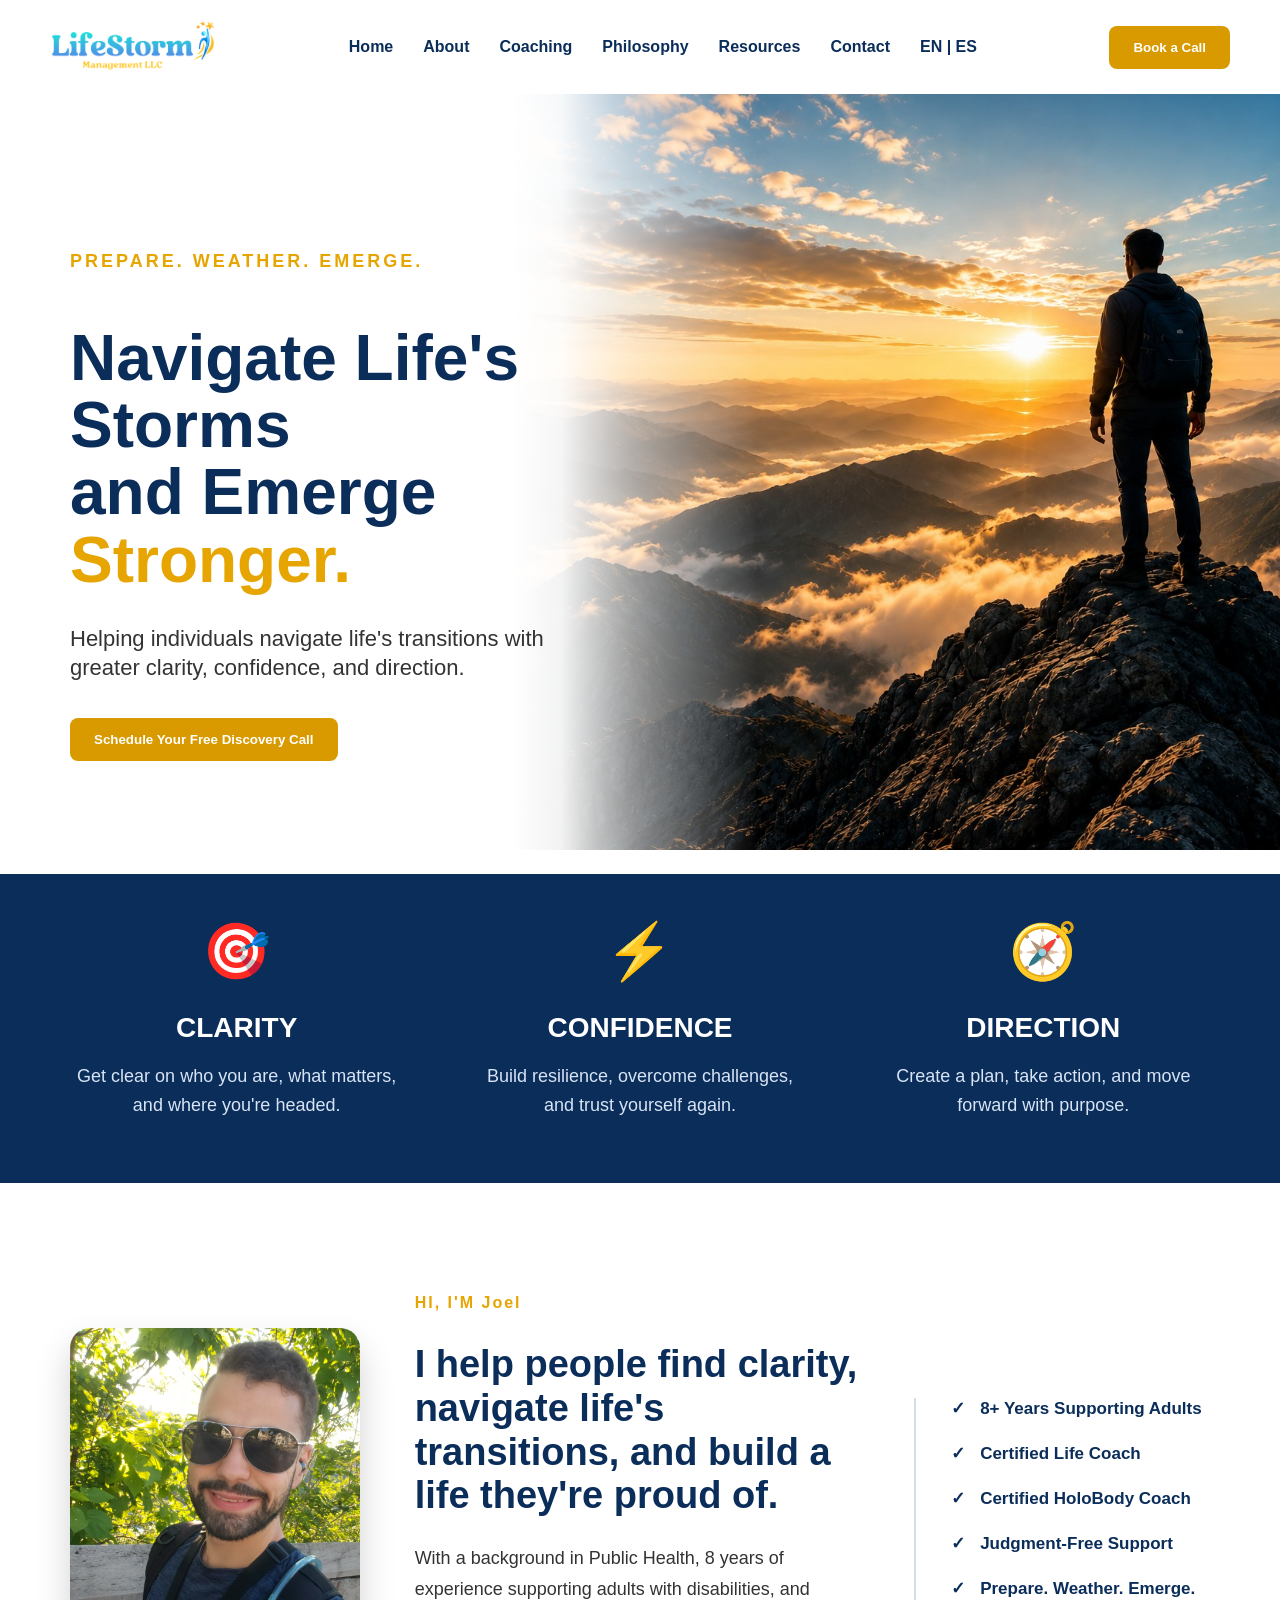
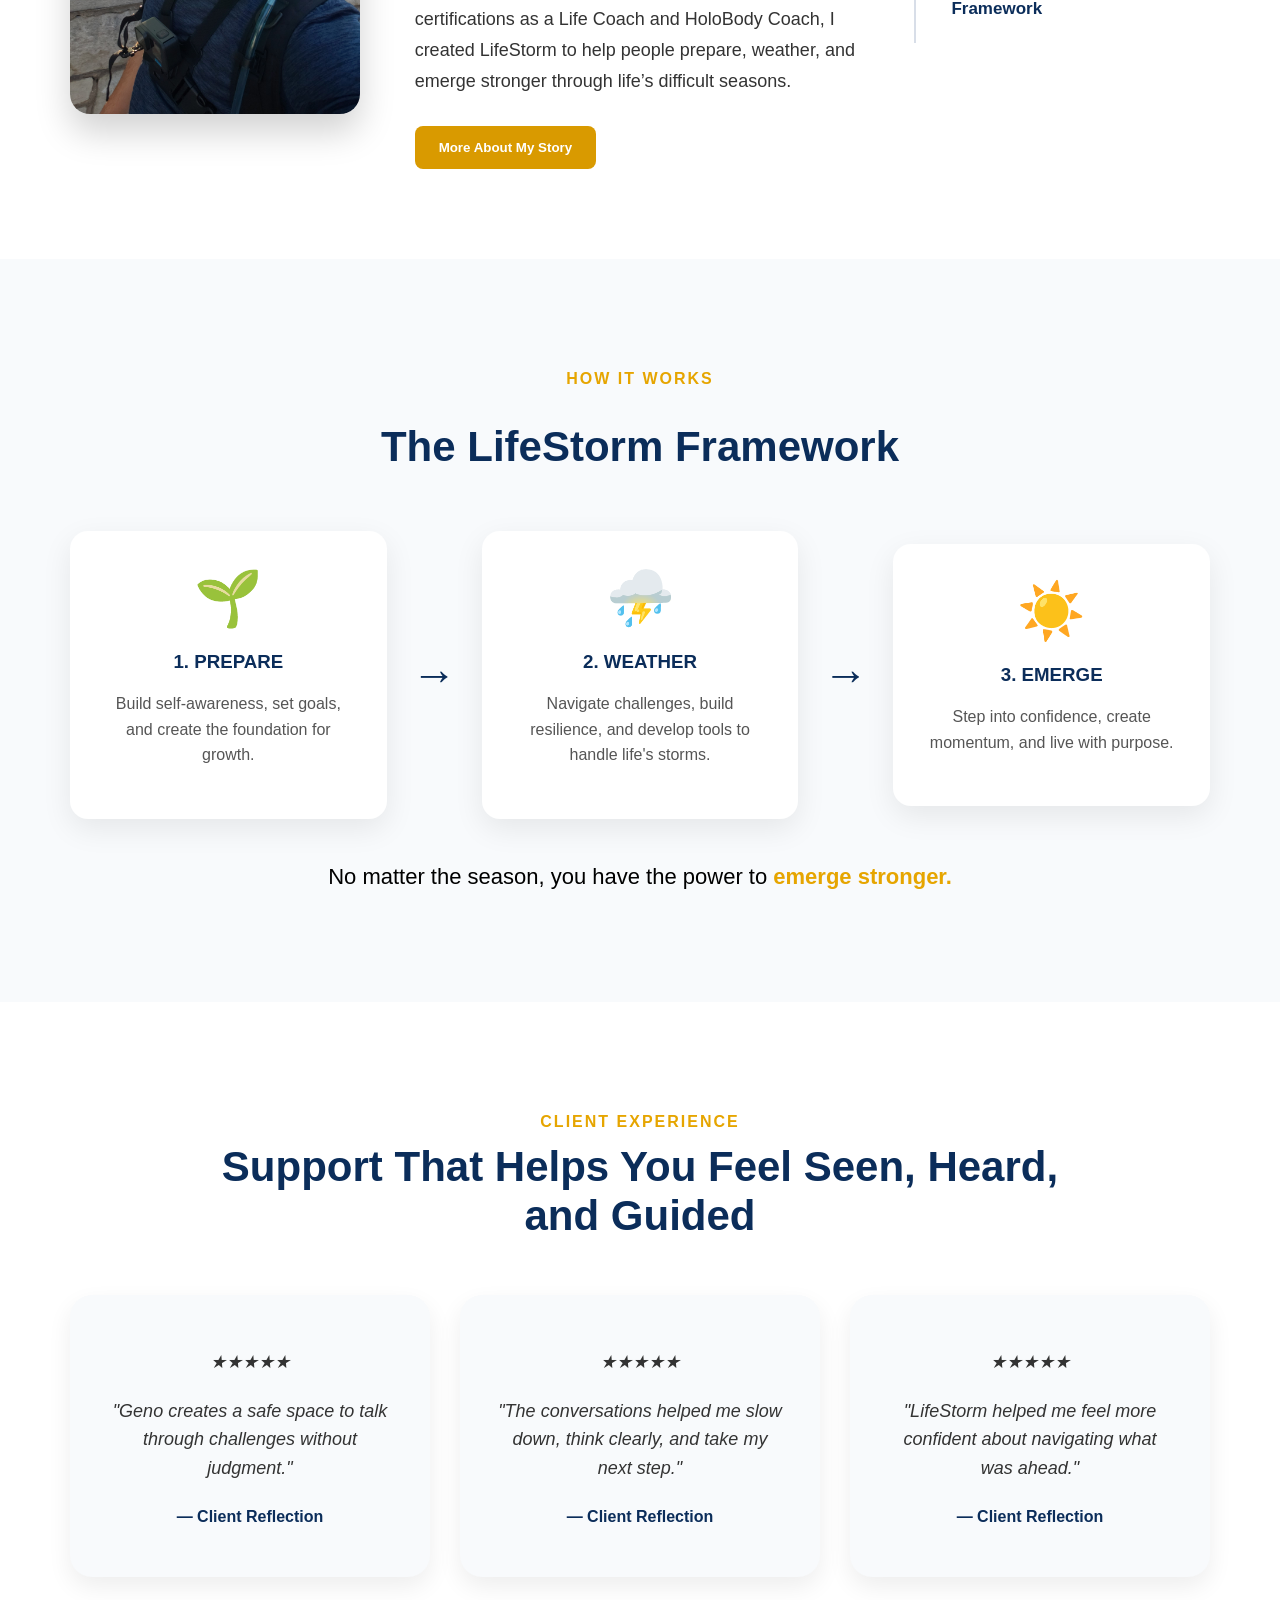
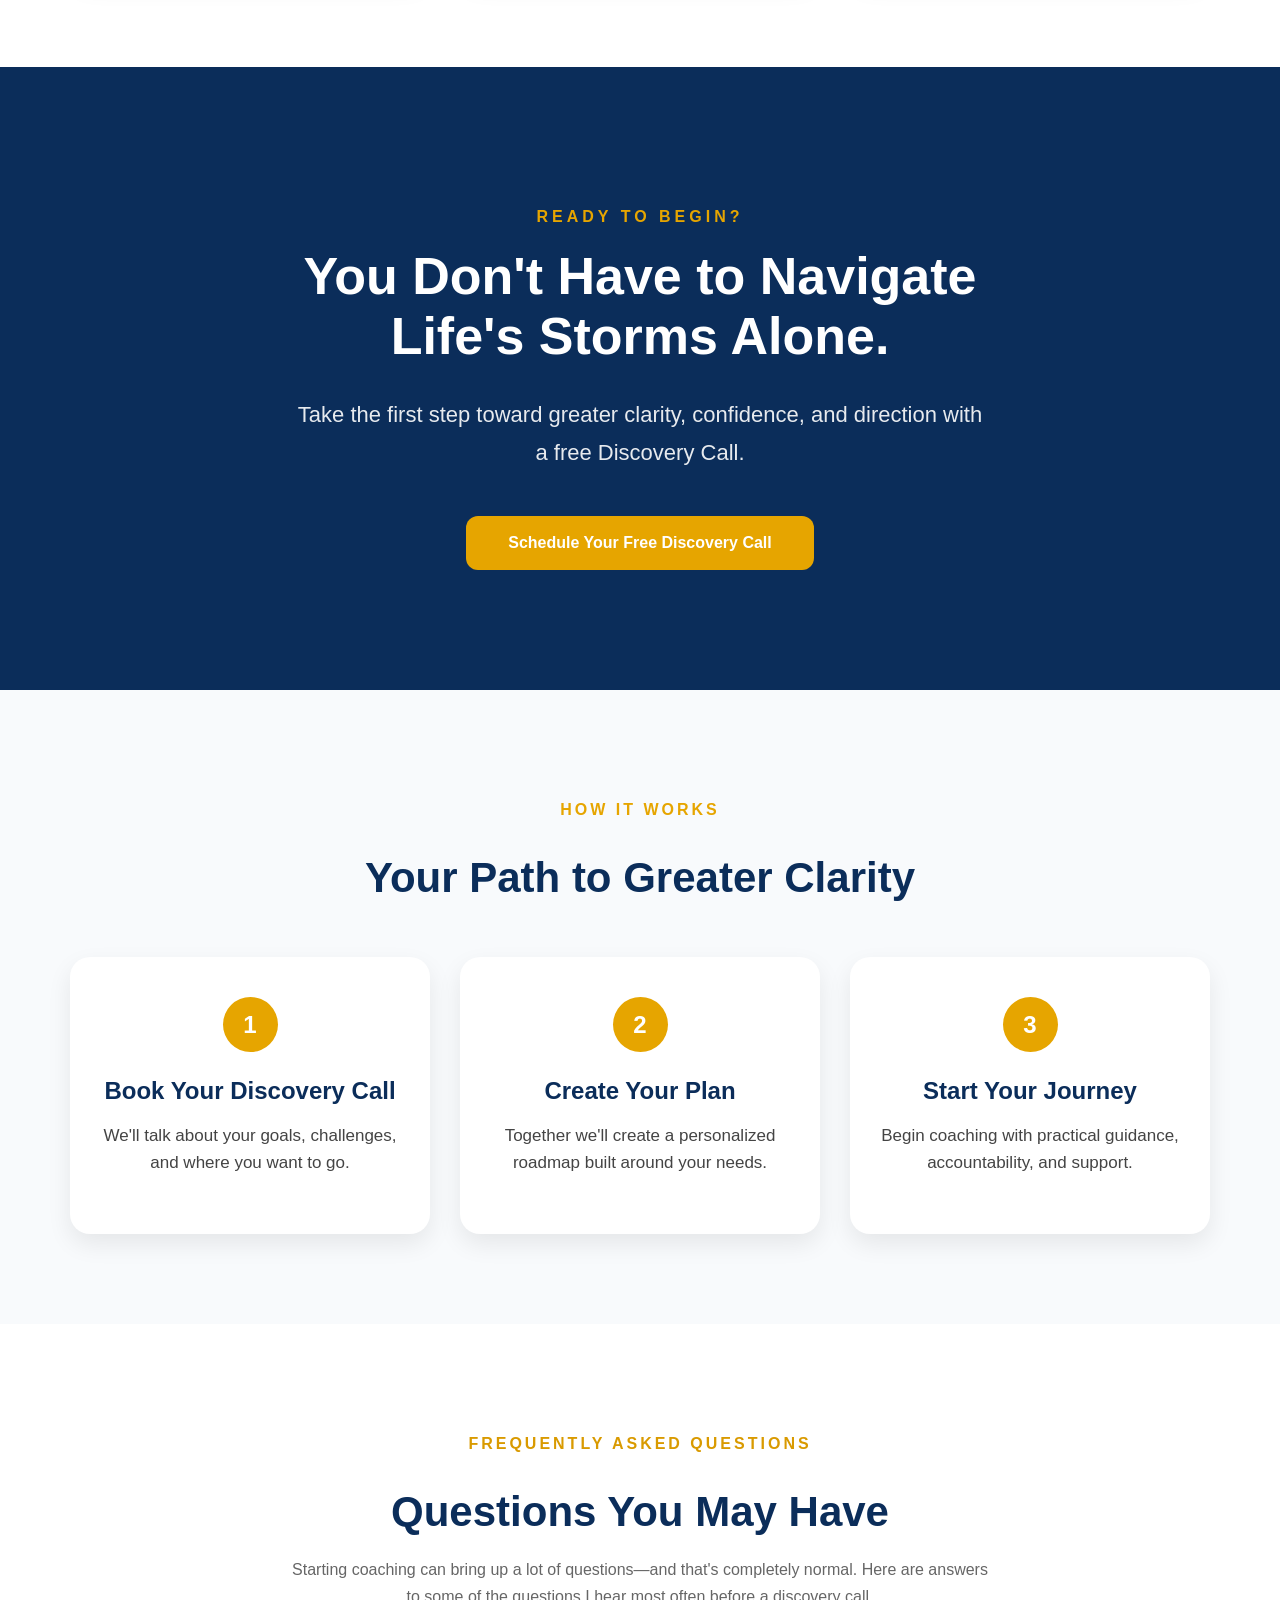
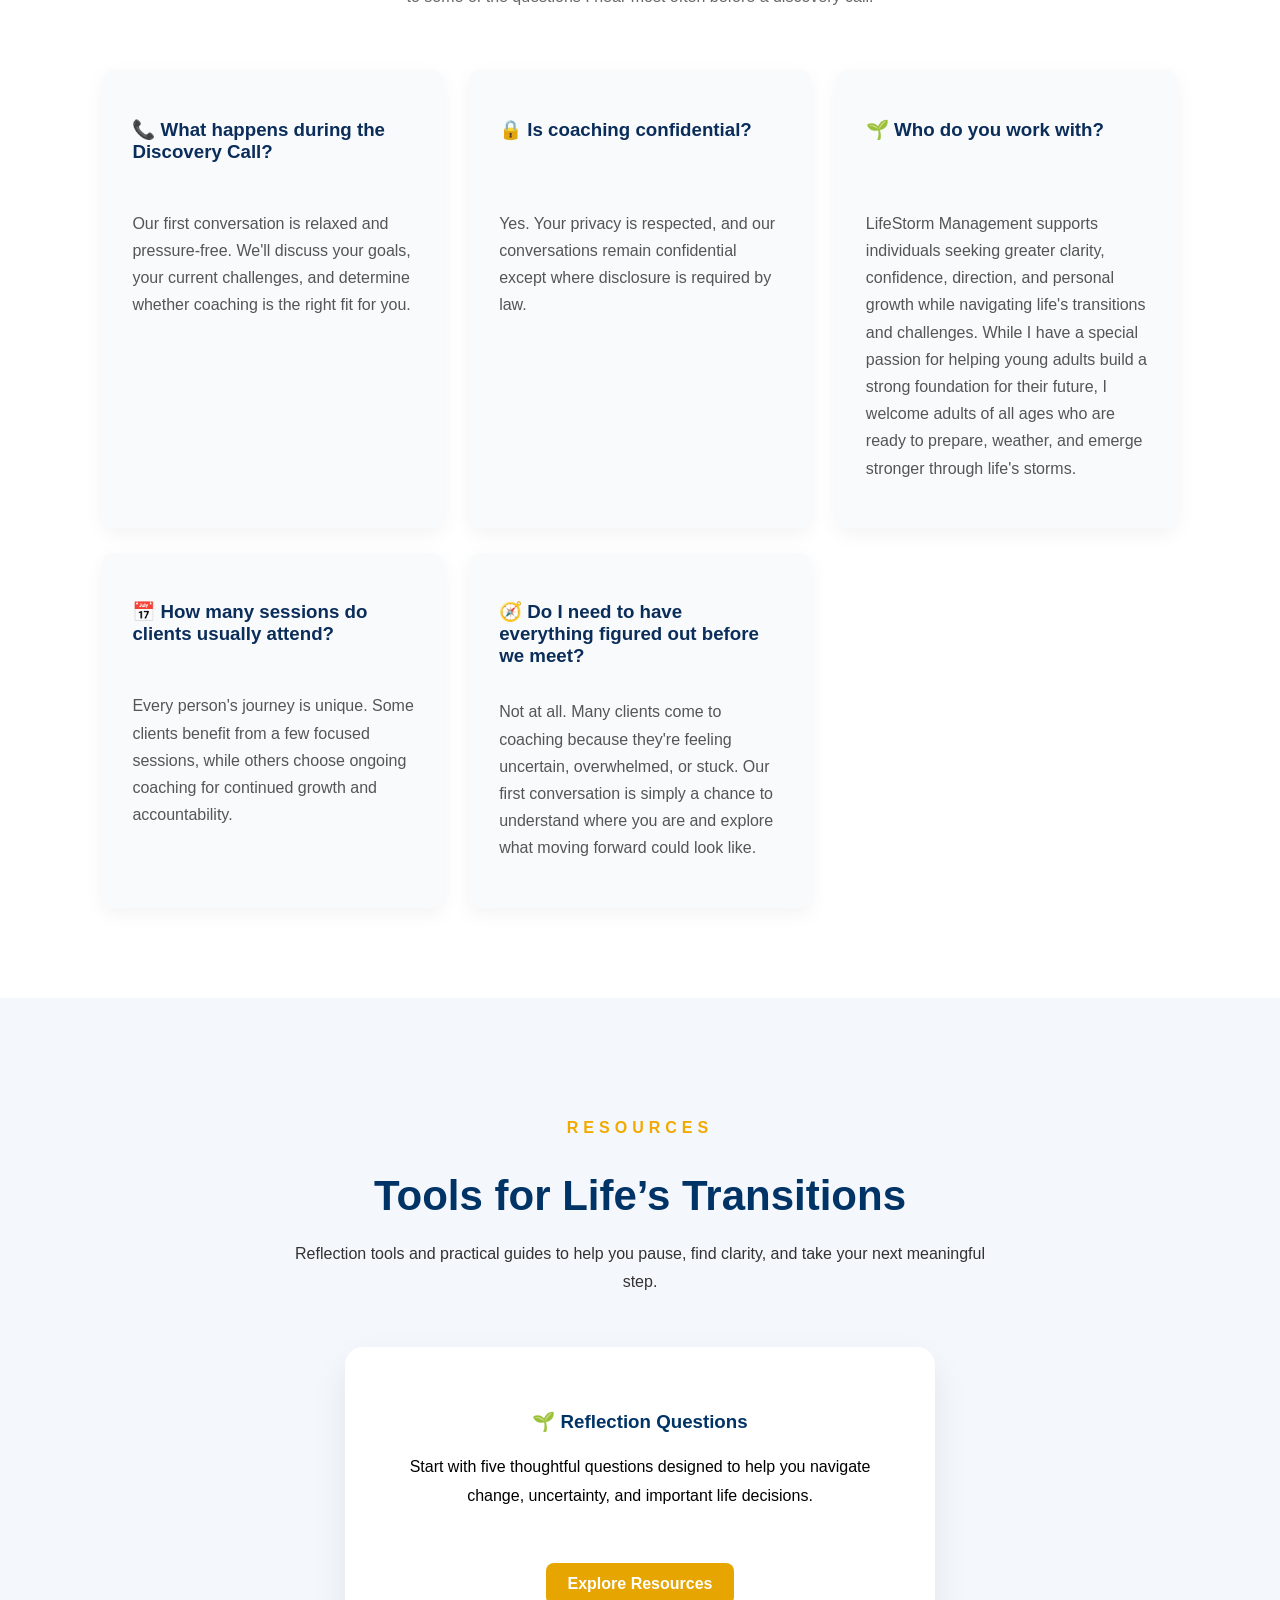
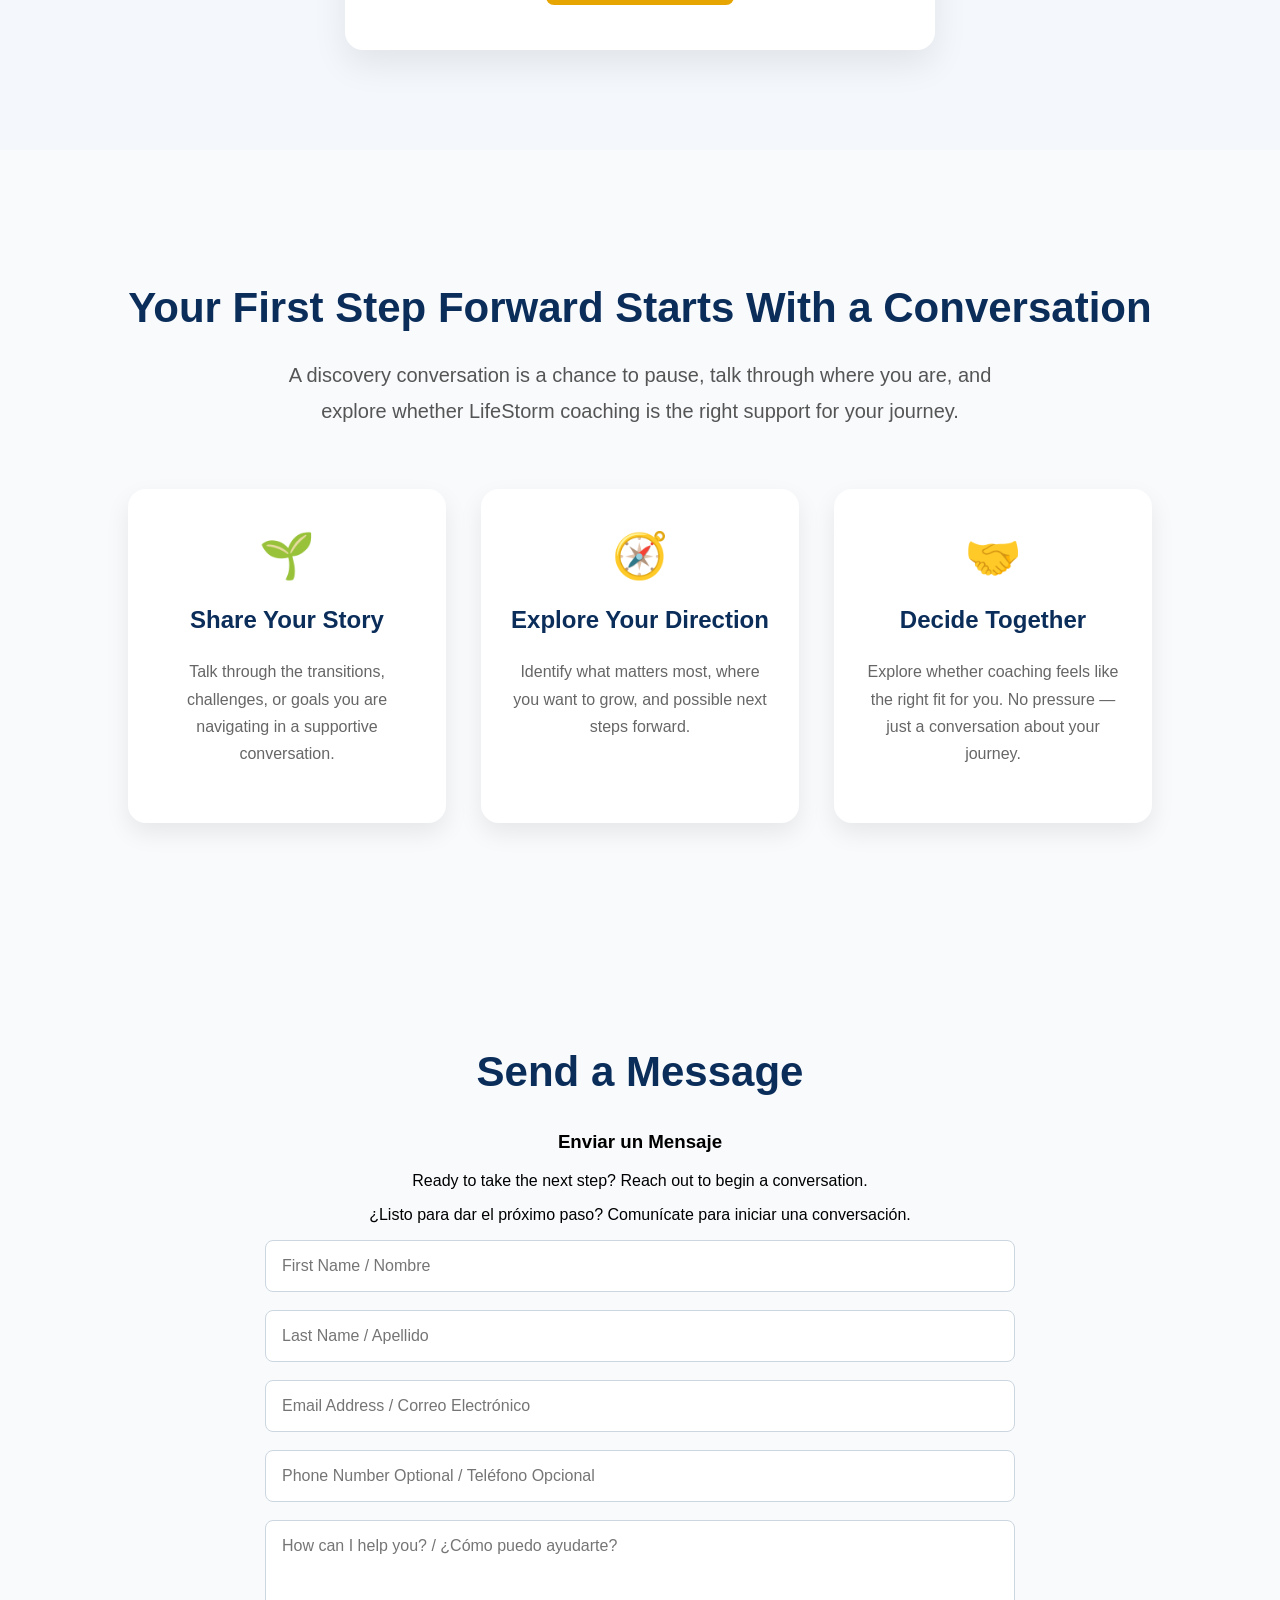
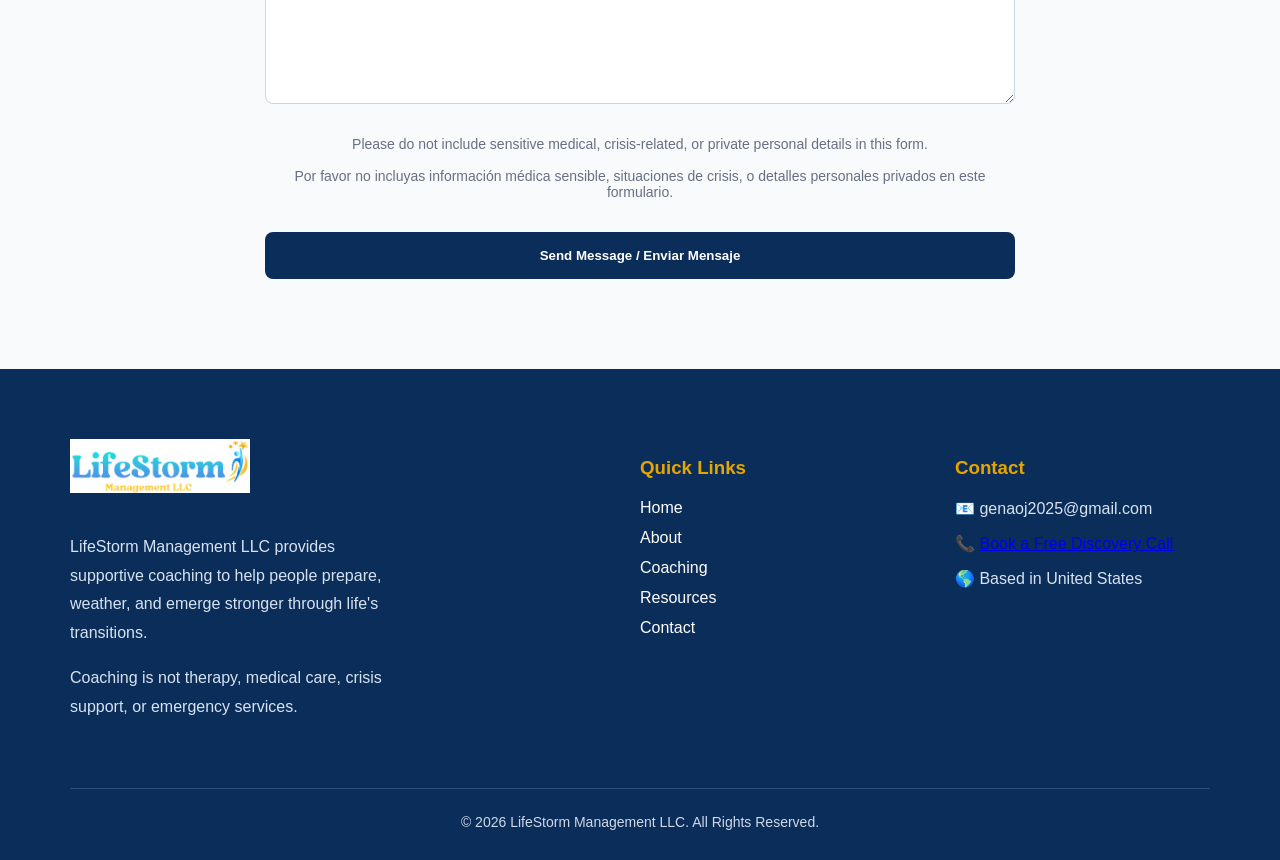
<file: index.html>
<!DOCTYPE html>
<html lang="en">

<head>

<!-- Social Sharing Preview -->
<meta property="og:title" content="LifeStorm Management Coaching">
<meta property="og:description" content="Prepare, weather, and emerge stronger through life's unexpected storms with supportive coaching.">
<meta property="og:type" content="website">
<meta property="og:url" content="https://lifestormmgt.com/">
<meta property="og:image" content="https://lifestormmgt.com/images/lifestorm-preview.png">

<meta name="twitter:card" content="summary_large_image">
<meta name="twitter:title" content="LifeStorm Management Coaching">
<meta name="twitter:description" content="Navigate life's transitions with clarity, resilience, and support.">
<meta name="twitter:image" content="https://lifestormmgt.com/images/lifestorm-preview.png">

<meta name="google-site-verification" content="nvJlB9d3GMlcm3rC14JB83sNYaW3RYmLX_DPF91oGMk" />

<!-- Google tag (gtag.js) -->
<script async src="https://www.googletagmanager.com/gtag/js?id=G-LXB9JC0TK4"></script>
<script>
  window.dataLayer = window.dataLayer || [];
  function gtag(){dataLayer.push(arguments);}
  gtag('js', new Date());

  gtag('config', 'G-LXB9JC0TK4');
</script>

    <meta charset="UTF-8">

    <meta name="viewport"
          content="width=device-width, initial-scale=1.0">

   <title>LifeStorm Management | Life Coaching for Growth & Life Transitions</title>

<meta name="description" content="LifeStorm Management provides supportive life coaching to help you navigate transitions, build resilience, and move forward with clarity and confidence.">

<meta name="keywords" content="life coaching, personal growth coaching, life transitions, resilience coaching, confidence coaching, personal development">

<meta property="og:title" content="LifeStorm Management | Navigate Life's Storms With Confidence">

<meta property="og:description" content="Prepare, weather, and emerge stronger through life's unexpected storms with supportive coaching.">

<meta property="og:type" content="website">

<meta property="og:url" content="https://lifestormmgt.com/">

    <link rel="icon" type="image/png" href="images/favicon.png">

    <link rel="stylesheet" href="css/style.css">

<script type="application/ld+json">
{
  "@context": "https://schema.org",
  "@type": "ProfessionalService",
  "name": "LifeStorm Management LLC",
  "url": "https://lifestormmgt.com/",
  "logo": "https://lifestormmgt.com/images/lifestorm-logo.png",
  "image": "https://lifestormmgt.com/images/lifestorm-preview.png",
  "description": "LifeStorm Management provides supportive life coaching to help people navigate transitions, build resilience, and move forward with clarity and confidence.",
  "founder": {
    "@type": "Person",
    "name": "Joel"
  },
  "serviceType": "Life coaching and personal growth coaching",
  "areaServed": "United States",
  "sameAs": []
}
</script>

</head>

<body>

    <header>

    <nav>

        <div class="logo">
    <img src="images/lifestorm-logo.png" alt="LifeStorm Logo">
</div>

        <ul>
    <li><a href="index.html#home">Home</a></li>
    <li><a href="index.html#about">About</a></li>
    <li><a href="index.html#coaching">Coaching</a></li>
    <li><a href="philosophy.html">Philosophy</a></li>
     <li><a href="resources.html">Resources</a></li>
    <li><a href="index.html#contact">Contact</a></li>

    <li class="language-switch">
        <a href="index.html">EN</a>
        <span>|</span>
        <a href="es/index.html">ES</a>
    </li>
</ul>

        <a href="https://calendly.com/genaoj2025/30min" target="_blank">
    <button>Book a Call</button>
</a>

    </nav>

</header>

<main>

<section class="hero" id="home">

    <div class="hero-text">

        <h4>PREPARE. WEATHER. EMERGE.</h4>

       <h1> Navigate Life's Storms<br>
and Emerge <span>Stronger.</span>
</h1>

        <p>
          Helping individuals navigate life's transitions with greater clarity, confidence, and direction.
        </p>

        <a href="https://calendly.com/genaoj2025/30min" target="_blank">
    <button>Schedule Your Free Discovery Call</button>
</a>

    </div>

  <div class="hero-image">
    <img src="images/hero-mountain.jpg" alt="Person standing on a mountain summit">
</div>

</section>

<section class="benefits">

    <div class="benefit-box">
        <div class="benefit-icon">🎯</div>
        <h3>Clarity</h3>
        <p>Get clear on who you are, what matters, and where you're headed.</p>
    </div>

    <div class="benefit-box">
        <div class="benefit-icon">⚡</div>
        <h3>Confidence</h3>
        <p>Build resilience, overcome challenges, and trust yourself again.</p>
    </div>

    <div class="benefit-box">
        <div class="benefit-icon">🧭</div>
        <h3>Direction</h3>
        <p>Create a plan, take action, and move forward with purpose.</p>
    </div>

</section>

<section class="about" id="about">

    <div class="about-image">
        <img src="images/coach-photo.jpg" alt="LifeStorm coach">
    </div>

    <div class="about-text">
        <h4>HI, I'M Joel</h4>
        <h2>I help people find clarity, navigate life's transitions, and build a life they're proud of.</h2>

        <p>
            With a background in Public Health, 8 years of experience supporting adults with disabilities,
            and certifications as a Life Coach and HoloBody Coach, I created LifeStorm to help people prepare,
            weather, and emerge stronger through life’s difficult seasons.
        </p>

        <button>More About My Story</button>
    </div>

    <div class="about-checklist">
        <div>✓ <span>8+ Years Supporting Adults</span></div>
        <div>✓ <span>Certified Life Coach</span></div>
        <div>✓ <span>Certified HoloBody Coach</span></div>
        <div>✓ <span>Judgment-Free Support</span></div>
        <div>✓ <span>Prepare. Weather. Emerge. Framework</span></div>
    </div>

</section>
<section class="framework" id="coaching">

    <h4>HOW IT WORKS</h4>

    <h2>The LifeStorm Framework</h2>

    <div class="framework-steps">

        <div class="step">

            <div class="icon">🌱</div>

            <h3>1. PREPARE</h3>

            <p>
                Build self-awareness,
                set goals,
                and create the foundation
                for growth.
            </p>

        </div>

        <div class="arrow">→</div>

        <div class="step">

            <div class="icon">⛈️</div>

            <h3>2. WEATHER</h3>

            <p>
                Navigate challenges,
                build resilience,
                and develop tools
                to handle life's storms.
            </p>

        </div>

        <div class="arrow">→</div>

        <div class="step">

            <div class="icon">☀️</div>

            <h3>3. EMERGE</h3>

            <p>
                Step into confidence,
                create momentum,
                and live with purpose.
            </p>

        </div>

    </div>

    <p class="framework-bottom">
        No matter the season,
        you have the power to
        <span>emerge stronger.</span>
    </p>

</section>

<section class="testimonials" id="resources">

    <h4>CLIENT EXPERIENCE</h4>
    <h2>Support That Helps You Feel Seen, Heard, and Guided</h2>

    <div class="testimonial-cards">

        <div class="testimonial-card">
            <p class="stars">★★★★★</p>
            <p>"Geno creates a safe space to talk through challenges without judgment."</p>
            <h3>— Client Reflection</h3>
        </div>

        <div class="testimonial-card">
            <p class="stars">★★★★★</p>
            <p>"The conversations helped me slow down, think clearly, and take my next step."</p>
            <h3>— Client Reflection</h3>
        </div>

        <div class="testimonial-card">
            <p class="stars">★★★★★</p>
            <p>"LifeStorm helped me feel more confident about navigating what was ahead."</p>
            <h3>— Client Reflection</h3>
        </div>

    </div>

</section>

<section class="cta">

    <h4>READY TO BEGIN?</h4>

    <h2>You Don't Have to Navigate Life's Storms Alone.</h2>

    <p>
        Take the first step toward greater clarity, confidence,
        and direction with a free Discovery Call.
    </p>

  <a href="https://calendly.com/genaoj2025/30min" target="_blank" class="cta-button">
    Schedule Your Free Discovery Call
</a>

</section>

<section class="process">

    <h4>HOW IT WORKS</h4>

    <h2>Your Path to Greater Clarity</h2>

    <div class="process-grid">

        <div class="process-card">
            <div class="number">1</div>
            <h3>Book Your Discovery Call</h3>
            <p>We'll talk about your goals, challenges, and where you want to go.</p>
        </div>

        <div class="process-card">
            <div class="number">2</div>
            <h3>Create Your Plan</h3>
            <p>Together we'll create a personalized roadmap built around your needs.</p>
        </div>

        <div class="process-card">
            <div class="number">3</div>
            <h3>Start Your Journey</h3>
            <p>Begin coaching with practical guidance, accountability, and support.</p>
        </div>

    </div>

</section>

<section class="faq" id="faq">

    <div class="faq-header">

        <h4>FREQUENTLY ASKED QUESTIONS</h4>

        <h2>Questions You May Have</h2>

        <p>
           Starting coaching can bring up a lot of questions—and that's completely normal. Here are answers to some of the questions I hear most often before a discovery call.
        </p>

    </div>

    <div class="faq-container">

        <div class="faq-item">
            <h3>📞 What happens during the Discovery Call?</h3>
            <p>
                Our first conversation is relaxed and pressure-free. We'll discuss
                your goals, your current challenges, and determine whether coaching
                is the right fit for you.
            </p>
        </div>

        <div class="faq-item">
            <h3>🔒 Is coaching confidential?</h3>

            <p>
                Yes. Your privacy is respected, and our conversations remain
                confidential except where disclosure is required by law.
            </p>
        </div>

        <div class="faq-item">
           <h3>🌱 Who do you work with?</h3>
            <p>
                LifeStorm Management supports individuals seeking greater clarity, confidence, direction, and personal growth while navigating life's transitions and challenges. While I have a special passion for helping young adults build a strong foundation for their future, I welcome adults of all ages who are ready to prepare, weather, and emerge stronger through life's storms.
            </p>
        </div>

        <div class="faq-item">
           <h3>📅 How many sessions do clients usually attend?</h3>
            <p>
                Every person's journey is unique. Some clients benefit from a few
                focused sessions, while others choose ongoing coaching for continued
                growth and accountability.
            </p>
        </div>
<div class="faq-item">
           <h3>🧭 Do I need to have everything figured out before we meet?</h3>
            <p>
                Not at all. Many clients come to coaching because they're feeling uncertain, overwhelmed, or stuck. Our first conversation is simply a chance to understand where you are and explore what moving forward could look like.
            </p>
        </div>
    </div>

</section>

<section class="resources-preview" id="resources">

    <div class="section-header">
        <h4>RESOURCES</h4>
        <h2>Tools for Life’s Transitions</h2>

        <p>
            Reflection tools and practical guides to help you pause,
            find clarity, and take your next meaningful step.
        </p>
    </div>

    <div class="resource-preview-card">

        <h3>🌱 Reflection Questions</h3>

        <p>
            Start with five thoughtful questions designed to help you
            navigate change, uncertainty, and important life decisions.
        </p>

        <a href="resources.html" class="resource-link">
            Explore Resources
        </a>

    </div>

</section>

<section class="discovery">

  <h2>Your First Step Forward Starts With a Conversation</h2>

    <p class="discovery-intro">
        A discovery conversation is a chance to pause,
        talk through where you are, and explore whether LifeStorm coaching
        is the right support for your journey.
    </p>


    <div class="discovery-steps">

        <div class="discovery-card">
            <div class="discovery-icon">🌱</div>

            <h3>Share Your Story</h3>

            <p>
                Talk through the transitions, challenges, or goals
                you are navigating in a supportive conversation.
            </p>
        </div>


        <div class="discovery-card">
            <div class="discovery-icon">🧭</div>

            <h3>Explore Your Direction</h3>

            <p>
                Identify what matters most, where you want to grow,
                and possible next steps forward.
            </p>
        </div>


        <div class="discovery-card">
            <div class="discovery-icon">🤝</div>

            <h3>Decide Together</h3>

           <p>
Explore whether coaching feels like the right fit for you.
No pressure — just a conversation about your journey.
</p>
        </div>

    </div>

</section>

<section class="contact-form-section" id="message">
    <h2>Send a Message</h2>
<h3>Enviar un Mensaje</h3>

<p>
    Ready to take the next step? Reach out to begin a conversation.
</p>

<p>
    ¿Listo para dar el próximo paso? Comunícate para iniciar una conversación.
</p>

    <form action="https://formspree.io/f/xjgqabkk" method="POST" class="contact-form">
       <input type="hidden" name="_next" value="https://lifestormmgt.com/thank-you.html">
       <input type="text" name="first-name" placeholder="First Name / Nombre" required>

<input type="text" name="last-name" placeholder="Last Name / Apellido" required>

<input type="email" name="email" placeholder="Email Address / Correo Electrónico" required>

<input type="tel" name="phone" placeholder="Phone Number Optional / Teléfono Opcional">

        <textarea 
    name="message" 
    placeholder="How can I help you? / ¿Cómo puedo ayudarte?" 
    required>
</textarea>

       <p class="form-note">
    Please do not include sensitive medical, crisis-related, or private personal details in this form.
    <br><br>
    Por favor no incluyas información médica sensible, situaciones de crisis, o detalles personales privados en este formulario.
</p>

<button type="submit">
    Send Message / Enviar Mensaje
</button>
    </form>
</section>

</main>

<footer id="contact">

    <div class="footer-container">

        <div class="footer-about">

            <img src="images/lifestorm-logo.png" alt="LifeStorm Logo">

           <p>
    LifeStorm Management LLC provides supportive coaching to help people prepare, weather,
    and emerge stronger through life's transitions.
</p>

<p class="footer-note">
    Coaching is not therapy, medical care, crisis support, or emergency services.
</p>

        </div>

        <div class="footer-links">

            <h3>Quick Links</h3>

            <a href="#">Home</a>
            <a href="#">About</a>
            <a href="#">Coaching</a>
            <a href="#">Resources</a>
            <a href="#">Contact</a>

        </div>

        <div class="footer-contact">

    <h3>Contact</h3>

    <p>📧 genaoj2025@gmail.com</p>

    <p>
    📞
    <a href="https://calendly.com/genaoj2025/30min" target="_blank">
        Book a Free Discovery Call
    </a>
</p>

    <p>🌎 Based in United States</p>

</div>

    </div>

    <div class="copyright">

        © 2026 LifeStorm Management LLC. All Rights Reserved.

    </div>

</footer>

</body>

</html>
</file>
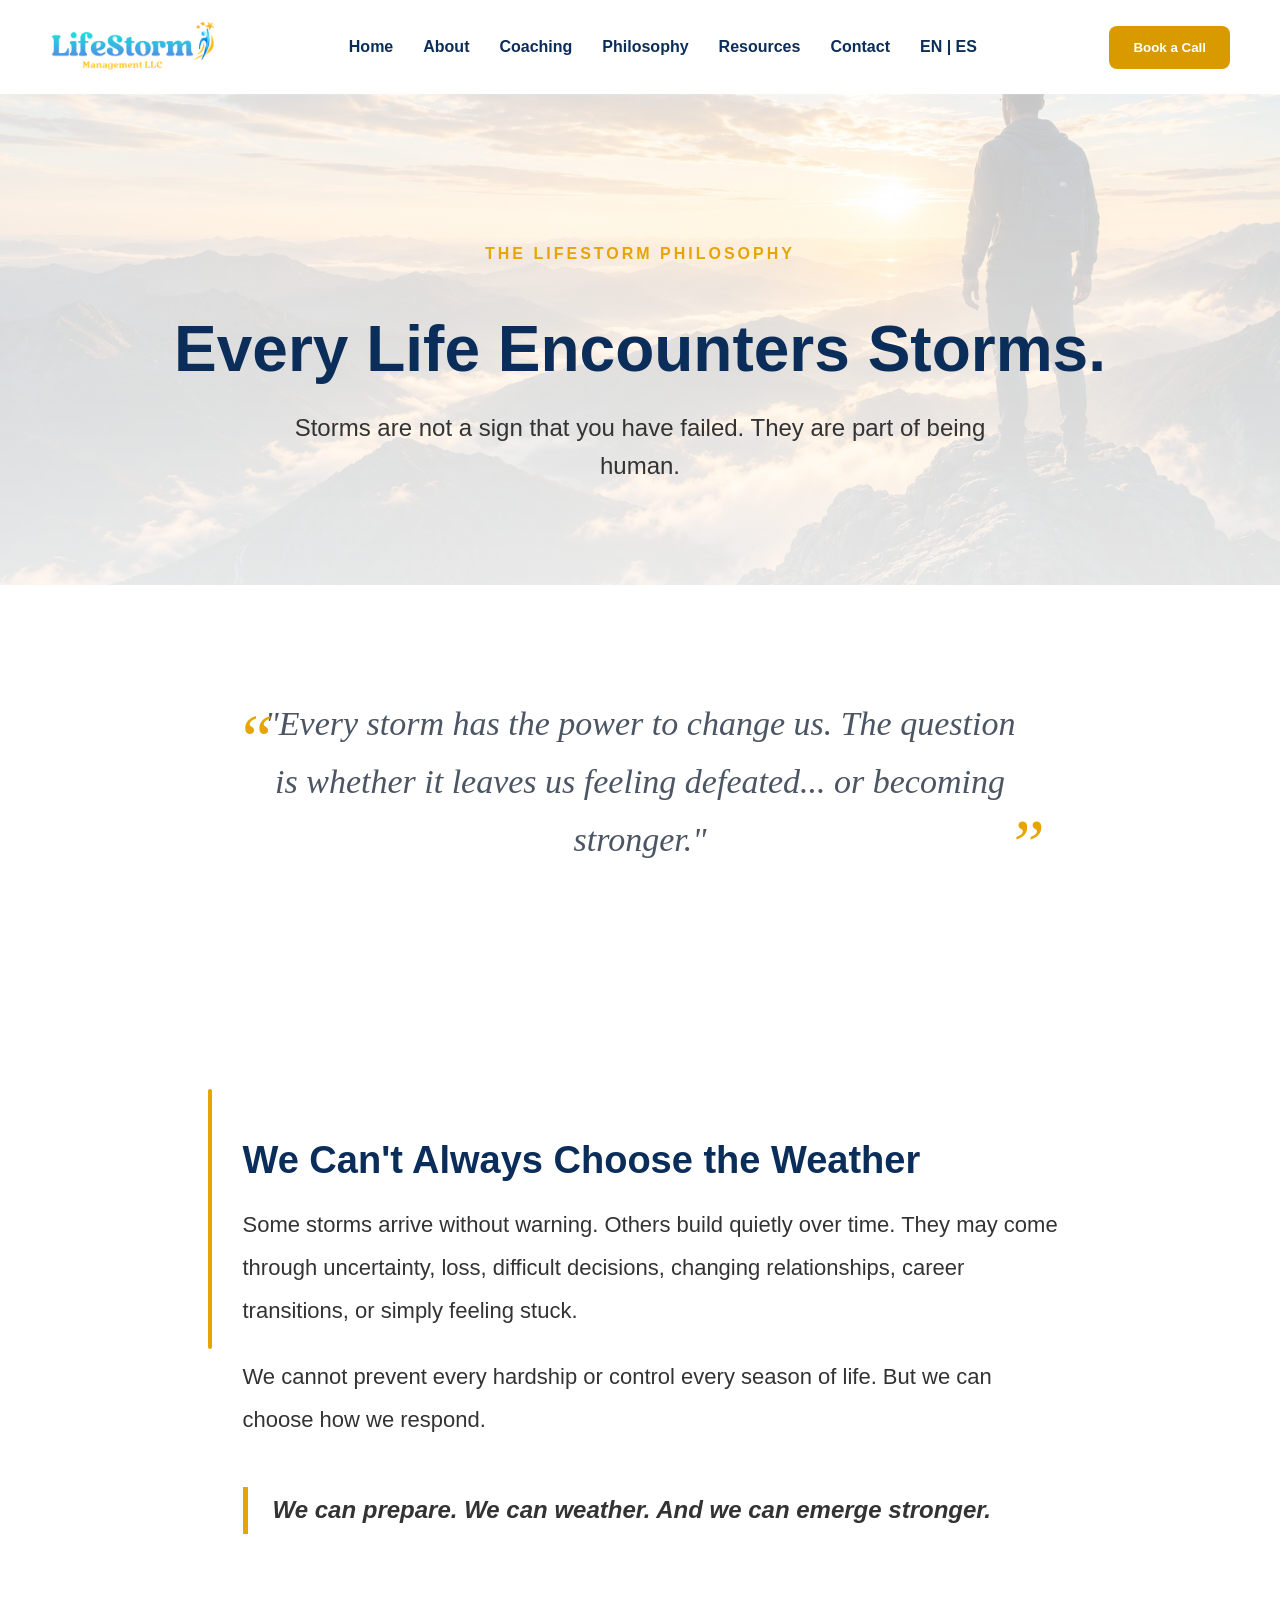
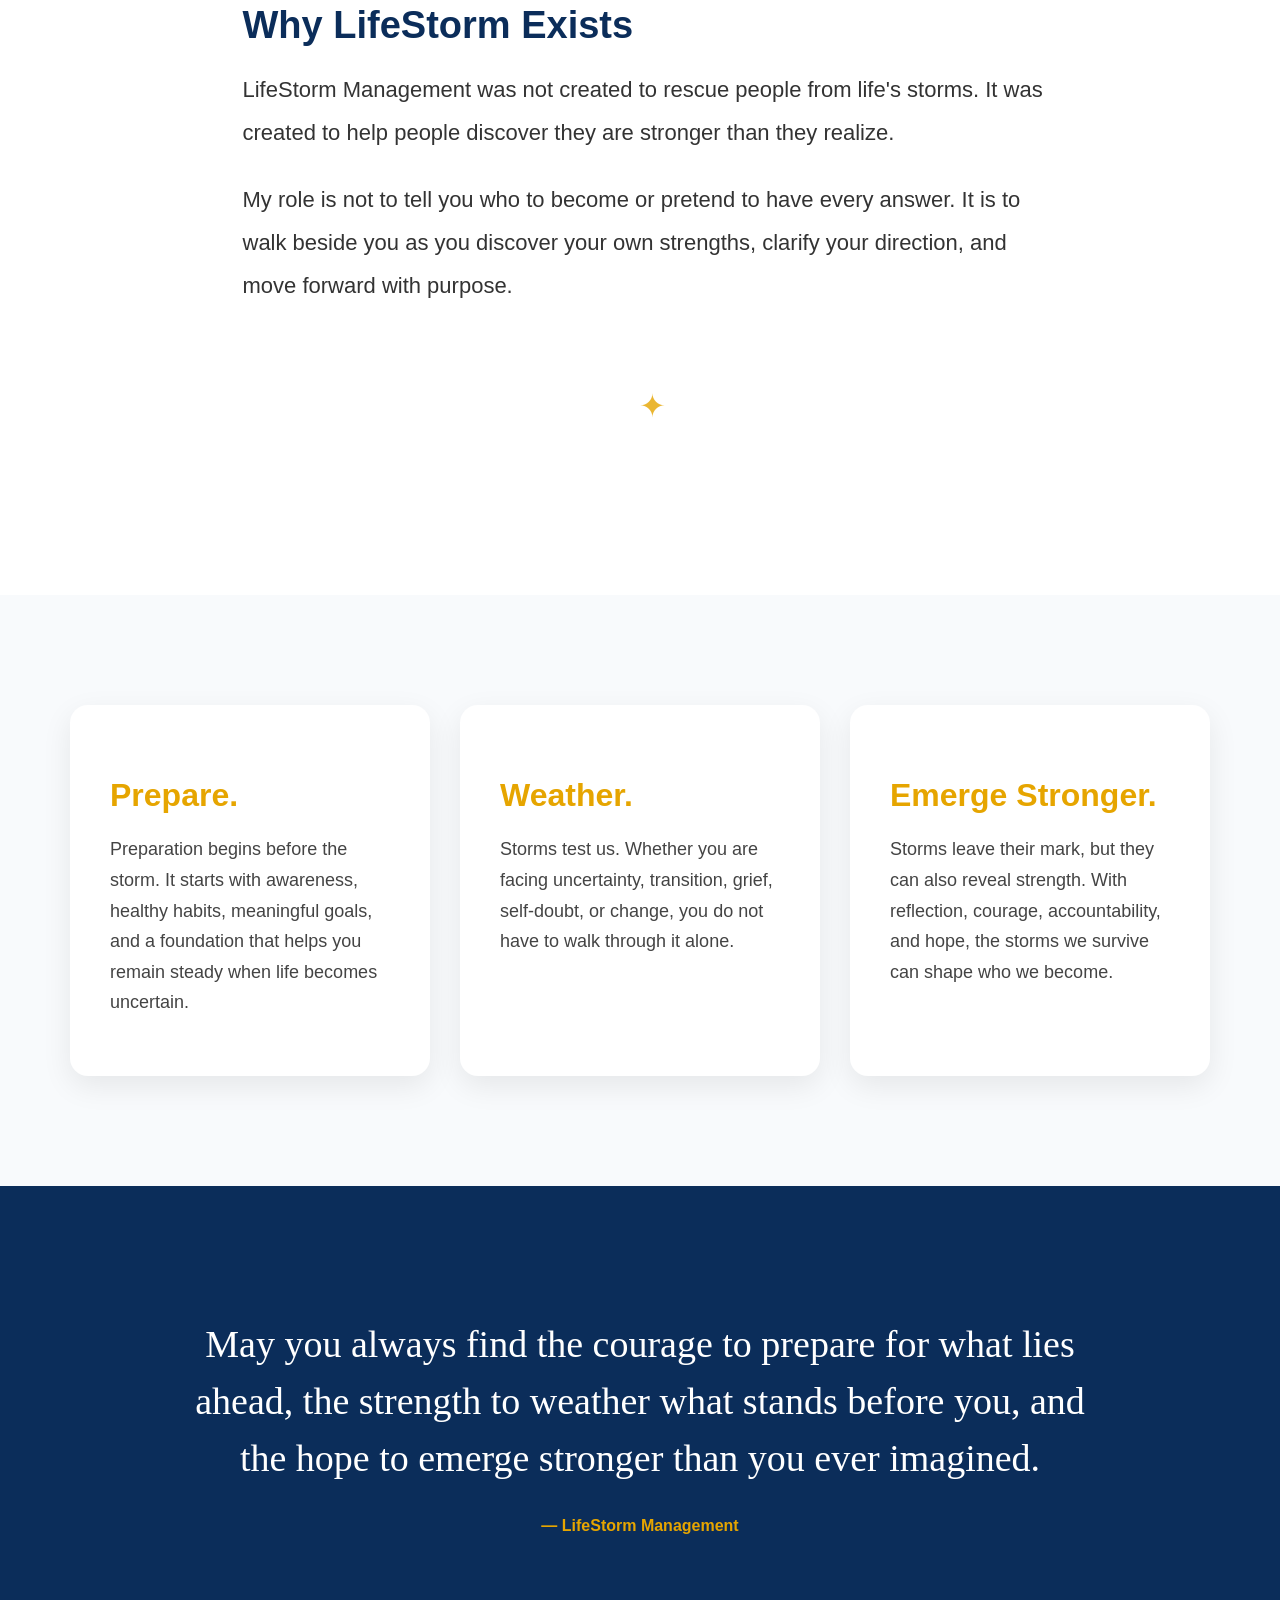
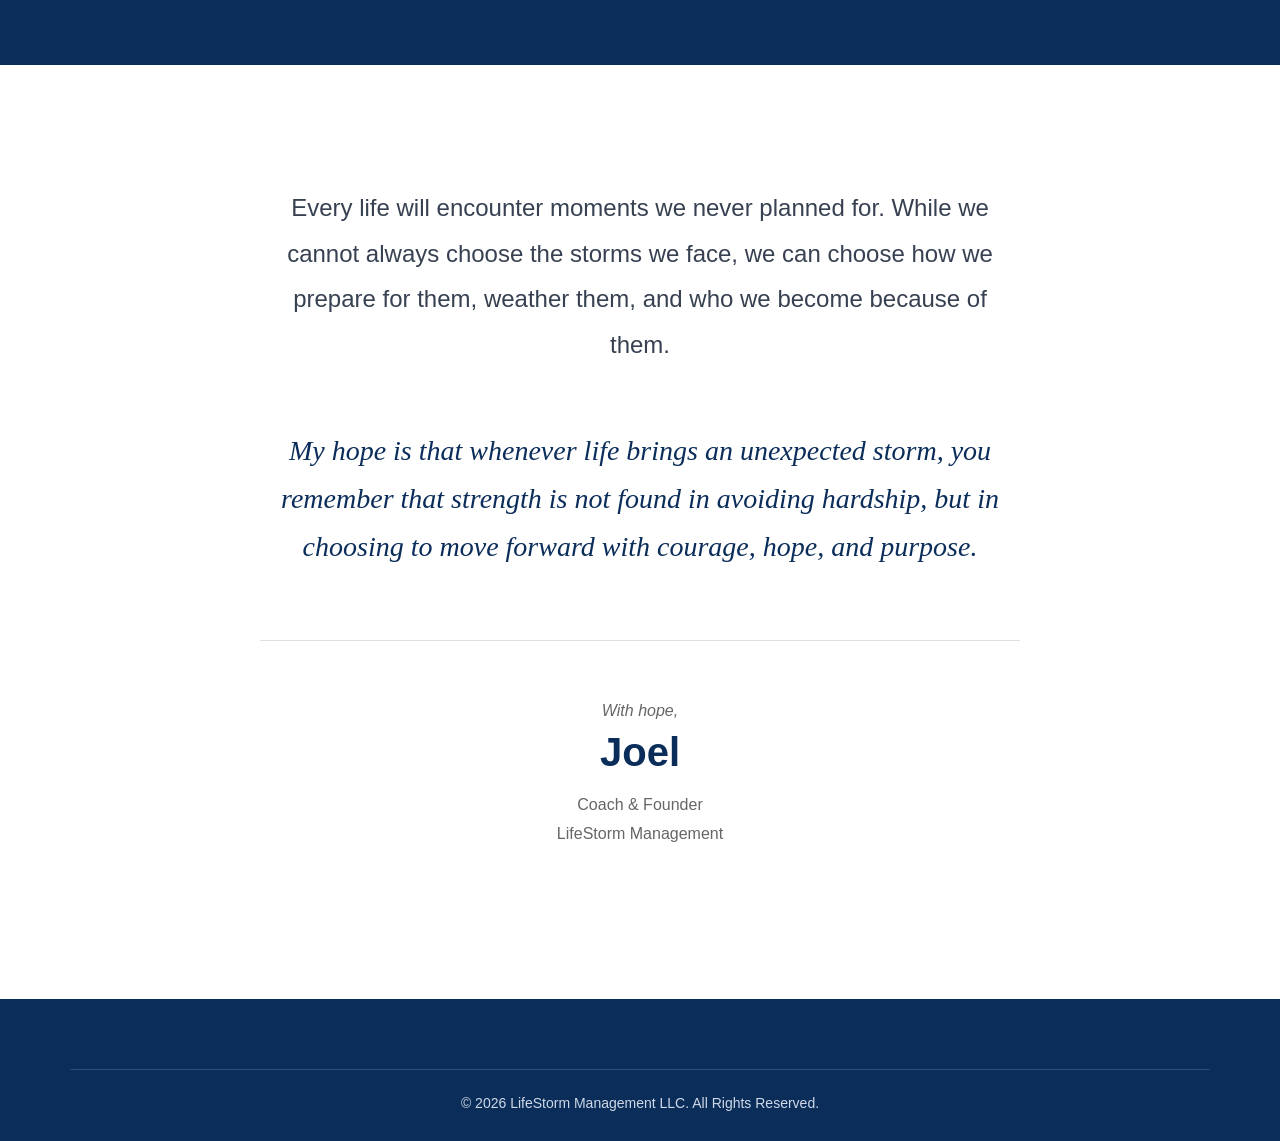
<file: philosophy.html>
<!DOCTYPE html>
<html lang="en">
<head>
    <meta charset="UTF-8">
    <meta name="viewport" content="width=device-width, initial-scale=1.0">
    <title>The LifeStorm Philosophy | Prepare, Weather & Emerge Stronger</title>
    <meta name="description" content="Discover the LifeStorm philosophy: prepare for change, weather life's challenges, and emerge stronger through personal growth and supportive coaching.">
 <!-- Social Sharing Preview -->
<meta property="og:title" content="The LifeStorm Philosophy | Prepare, Weather & Emerge Stronger">

<meta property="og:description" content="Learn the LifeStorm approach to navigating change, building resilience, and finding growth through life's storms.">

<meta property="og:type" content="website">

<meta property="og:url" content="https://lifestormmgt.com/philosophy.html">

<meta property="og:image" content="https://lifestormmgt.com/images/lifestorm-preview.png">

<meta name="twitter:card" content="summary_large_image">
    <link rel="icon" type="image/png" href="images/favicon.png">
    <link rel="stylesheet" href="css/style.css">
</head>

<body>

<header>
    <nav>
        <div class="logo">
            <img src="images/lifestorm-logo.png" alt="LifeStorm Management Logo">
        </div>

   <ul>
    <li><a href="index.html#home">Home</a></li>
    <li><a href="index.html#about">About</a></li>
    <li><a href="index.html#coaching">Coaching</a></li>
    <li><a href="philosophy.html">Philosophy</a></li>
    <li><a href="resources.html">Resources</a></li>
    <li><a href="index.html#contact">Contact</a></li>

    <li class="language-switch">
        <a href="index.html">EN</a>
        <span>|</span>
        <a href="es/index.html">ES</a>
    </li>
</ul>
        <a href="https://calendly.com/genaoj2025/30min" target="_blank">
            <button>Book a Call</button>
        </a>
    </nav>
</header>

<main class="philosophy-page">

    <section class="philosophy-hero">
        <h4>THE LIFESTORM PHILOSOPHY</h4>
        <h1>Every Life Encounters Storms.</h1>
        <p>
            Storms are not a sign that you have failed.
            They are part of being human.
        </p>
    </section>
<section class="reflection">

    <p class="reflection-text">
        "Every storm has the power to change us.
The question is whether it leaves us feeling defeated... or becoming stronger."
    </p>

</section>
    <section class="philosophy-content">

        <h2>We Can't Always Choose the Weather</h2>

        <p>
            Some storms arrive without warning. Others build quietly over time.
            They may come through uncertainty, loss, difficult decisions, changing
            relationships, career transitions, or simply feeling stuck.
        </p>

        <p>
            We cannot prevent every hardship or control every season of life.
            But we can choose how we respond.
        </p>

        <p class="philosophy-line">
            We can prepare. We can weather. And we can emerge stronger.
        </p>

        <h2>Why LifeStorm Exists</h2>

        <p>
            LifeStorm Management was not created to rescue people from life's storms.
            It was created to help people discover they are stronger than they realize.
        </p>

        <p>
            My role is not to tell you who to become or pretend to have every answer.
            It is to walk beside you as you discover your own strengths, clarify your
            direction, and move forward with purpose.
        </p>

        <div class="chapter-break">
    ✦
</div>

    </section>

    <section class="philosophy-pillars">

        <div class="pillar">
            <h3>Prepare.</h3>
            <p>
                Preparation begins before the storm. It starts with awareness,
                healthy habits, meaningful goals, and a foundation that helps you
                remain steady when life becomes uncertain.
            </p>
        </div>

        <div class="pillar">
            <h3>Weather.</h3>
            <p>
                Storms test us. Whether you are facing uncertainty, transition,
                grief, self-doubt, or change, you do not have to walk through it alone.
            </p>
        </div>

        <div class="pillar">
            <h3>Emerge Stronger.</h3>
            <p>
                Storms leave their mark, but they can also reveal strength.
                With reflection, courage, accountability, and hope, the storms we
                survive can shape who we become.
            </p>
        </div>

    </section>

    <section class="philosophy-blessing">

        <p>
            May you always find the courage to prepare for what lies ahead,
            the strength to weather what stands before you,
            and the hope to emerge stronger than you ever imagined.
        </p>

        <span>— LifeStorm Management</span>

    </section>
<section class="philosophy-signature">

    <p class="closing-message">
        Every life will encounter moments we never planned for.
        While we cannot always choose the storms we face,
        we can choose how we prepare for them, weather them,
        and who we become because of them.
    </p>

    <p class="signature-intro">
        My hope is that whenever life brings an unexpected storm,
        you remember that strength is not found in avoiding hardship,
        but in choosing to move forward with courage, hope, and purpose.
    </p>

    <div class="signature">

        <p class="signed">With hope,</p>

        <h3>Joel</h3>

        <p class="title">
            Coach & Founder<br>
            LifeStorm Management
        </p>

    </div>

</section>

</main>

<footer id="contact">
    <div class="copyright">
        © 2026 LifeStorm Management LLC. All Rights Reserved.
    </div>
</footer>

</body>
</html>
</file>
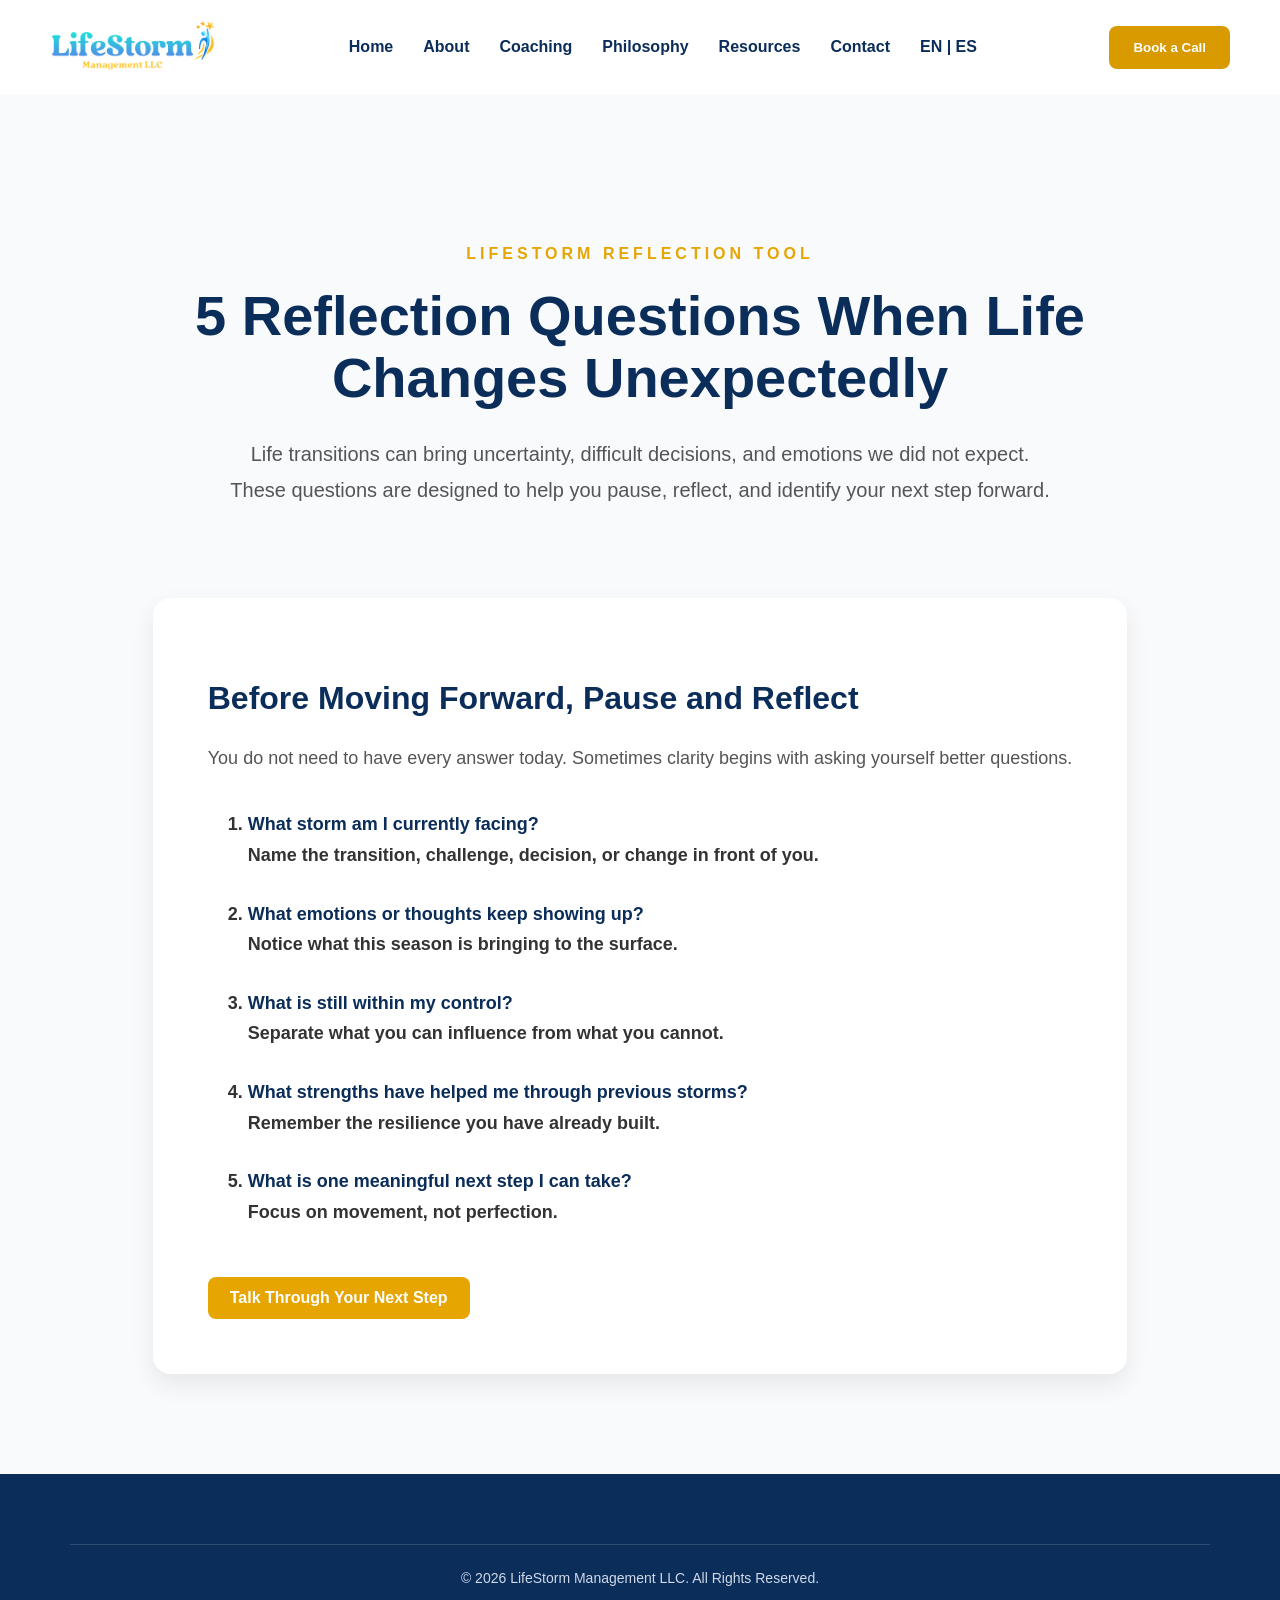
<file: reflection-questions.html>
<!DOCTYPE html>
<html lang="en">
<head>
    <meta charset="UTF-8">
    <meta name="viewport" content="width=device-width, initial-scale=1.0">
    <title>5 Reflection Questions When Life Changes | LifeStorm Resources</title>
<meta name="description" content="Five thoughtful reflection questions to help you pause, find clarity, and identify your next step during seasons of change.">
 <!-- Social Sharing Preview -->
<meta property="og:title" content="LifeStorm Resources | Tools for Growth & Life Transitions">

<meta property="og:description" content="Explore reflection tools and resources designed to support clarity, resilience, and personal growth through life's transitions.">

<meta property="og:type" content="website">

<meta property="og:url" content="https://lifestormmgt.com/reflection-questions.html">

<meta property="og:image" content="https://lifestormmgt.com/images/lifestorm-preview.png">

<meta name="twitter:card" content="summary_large_image">
    <link rel="icon" type="image/png" href="images/favicon.png">
    <link rel="stylesheet" href="css/style.css">
</head>

<body>

<header>
    <nav>
        <div class="logo">
            <img src="images/lifestorm-logo.png" alt="LifeStorm Management Logo">
        </div>

   <ul>
    <li><a href="index.html#home">Home</a></li>
    <li><a href="index.html#about">About</a></li>
    <li><a href="index.html#coaching">Coaching</a></li>
    <li><a href="philosophy.html">Philosophy</a></li>
   <li><a href="resources.html">Resources</a></li>
    <li><a href="index.html#contact">Contact</a></li>

  <li class="language-switch">

    <a href="reflection-questions.html">EN</a>
    <span>|</span>
    <a href="es/reflection-questions.html">ES</a>

</li>
</ul>
        <a href="https://calendly.com/genaoj2025/30min" target="_blank">
            <button>Book a Call</button>
        </a>
    </nav>
</header>

<main class="resource-detail-page">

    <section class="resource-detail-hero">

        <h4>LIFESTORM REFLECTION TOOL</h4>

        <h1>5 Reflection Questions When Life Changes Unexpectedly</h1>

        <p>
            Life transitions can bring uncertainty, difficult decisions, and emotions
            we did not expect. These questions are designed to help you pause,
            reflect, and identify your next step forward.
        </p>

    </section>


    <section class="reflection-content">

        <div class="reflection-box">

            <h2>Before Moving Forward, Pause and Reflect</h2>

            <p>
                You do not need to have every answer today. Sometimes clarity begins
                with asking yourself better questions.
            </p>

            <ol>

                <li>
                    <strong>What storm am I currently facing?</strong><br>
                    Name the transition, challenge, decision, or change in front of you.
                </li>

                <li>
                    <strong>What emotions or thoughts keep showing up?</strong><br>
                    Notice what this season is bringing to the surface.
                </li>

                <li>
                    <strong>What is still within my control?</strong><br>
                    Separate what you can influence from what you cannot.
                </li>

                <li>
                    <strong>What strengths have helped me through previous storms?</strong><br>
                    Remember the resilience you have already built.
                </li>

                <li>
                    <strong>What is one meaningful next step I can take?</strong><br>
                    Focus on movement, not perfection.
                </li>

            </ol>

        <a href="index.html#contact" class="resource-link">
    Talk Through Your Next Step
</a>

        </div>

    </section>

</main>

<footer id="contact">
    <div class="copyright">
        © 2026 LifeStorm Management LLC. All Rights Reserved.
    </div>
</footer>

</body>
</html>
</file>
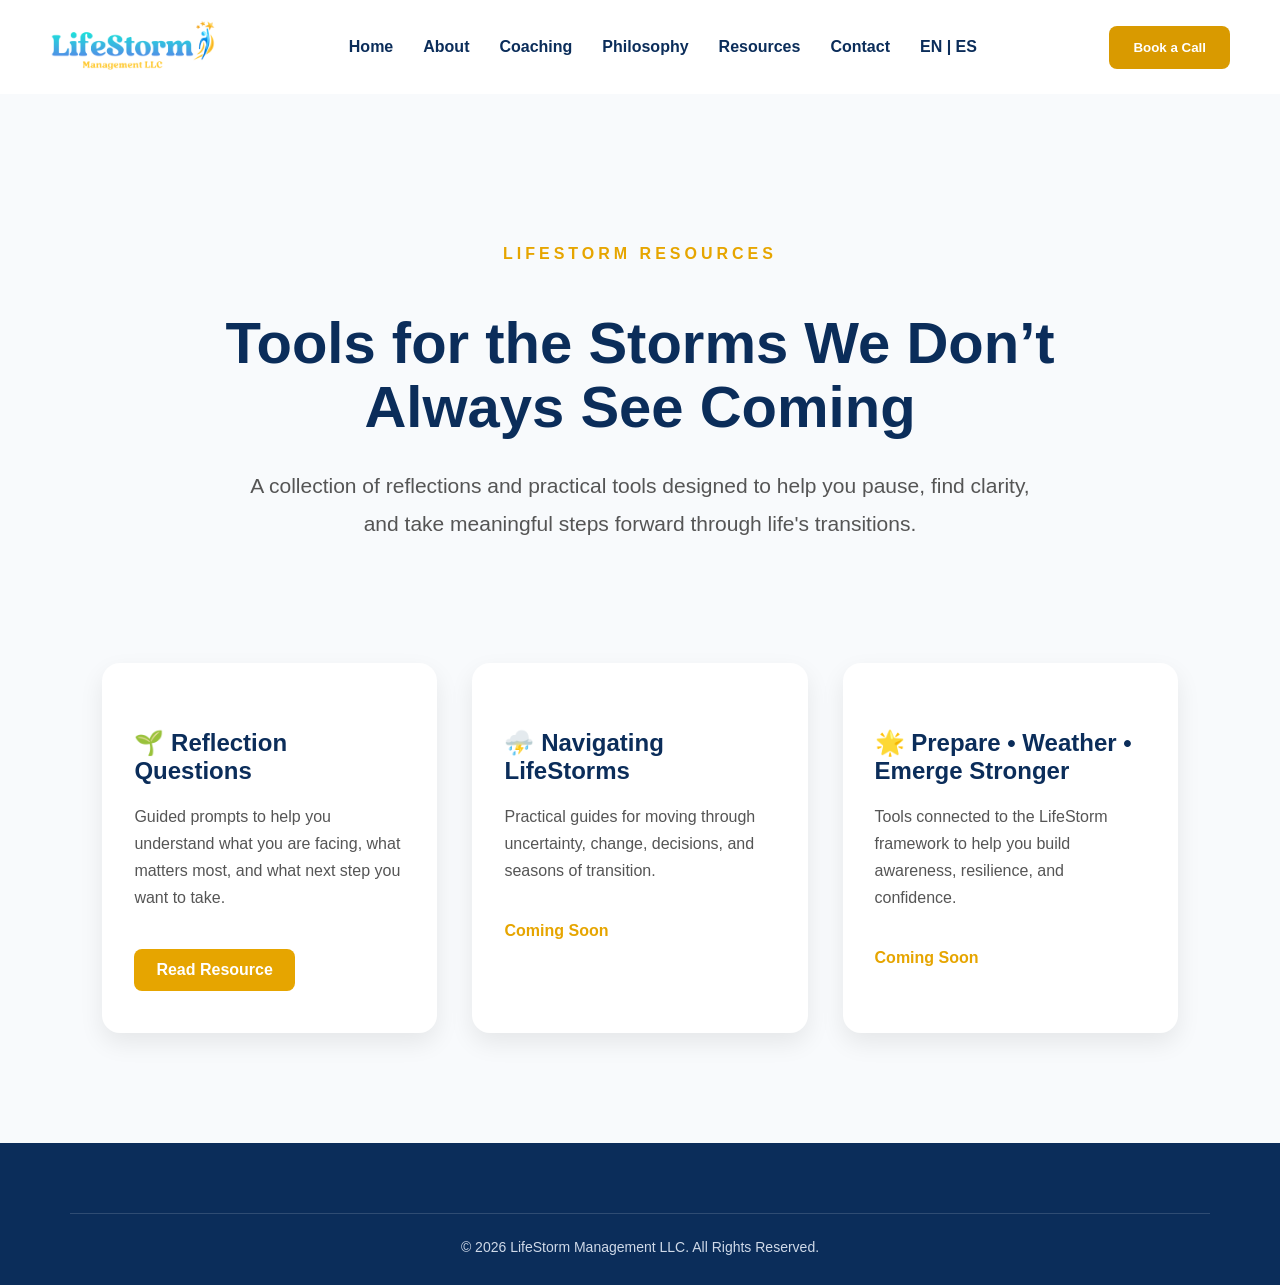
<file: resources.html>
<!DOCTYPE html>
<html lang="en">
<head>
    <meta charset="UTF-8">
    <meta name="viewport" content="width=device-width, initial-scale=1.0">
    <title>LifeStorm Resources | Tools for Growth & Life Transitions</title>
    <meta name="description" content="Explore LifeStorm resources, reflection tools, and practical guidance to help you navigate change, build resilience, and move forward with clarity.">
 <!-- Social Sharing Preview -->
<meta property="og:title" content="LifeStorm Resources | Tools for Growth & Life Transitions">

<meta property="og:description" content="Explore reflection tools and resources designed to support clarity, resilience, and personal growth through life's transitions.">

<meta property="og:type" content="website">

<meta property="og:url" content="https://lifestormmgt.com/resources.html">

<meta property="og:image" content="https://lifestormmgt.com/images/lifestorm-preview.png">

<meta name="twitter:card" content="summary_large_image">
    <link rel="icon" type="image/png" href="images/favicon.png">
    <link rel="stylesheet" href="css/style.css">
</head>

<body>

<header>
    <nav>
        <div class="logo">
            <img src="images/lifestorm-logo.png" alt="LifeStorm Management Logo">
        </div>

   <ul>
    <li><a href="index.html#home">Home</a></li>
    <li><a href="index.html#about">About</a></li>
    <li><a href="index.html#coaching">Coaching</a></li>
    <li><a href="philosophy.html">Philosophy</a></li>
   <li><a href="resources.html">Resources</a></li>
    <li><a href="index.html#contact">Contact</a></li>

    <li class="language-switch">
    <a href="resources.html">EN</a>
    <span>|</span>
    <a href="es/resources.html">ES</a>
</li>
</ul>
        <a href="https://calendly.com/genaoj2025/30min" target="_blank">
            <button>Book a Call</button>
        </a>
    </nav>
</header>

<main class="resources-page">

    <section class="resources-hero">

        <h4>LIFESTORM RESOURCES</h4>

        <h1>Tools for the Storms We Don’t Always See Coming</h1>

        <p>
            A collection of reflections and practical tools designed to help you pause,
            find clarity, and take meaningful steps forward through life's transitions.
        </p>

    </section>


    <section class="resource-library">

    <div class="resource-card">
    <h3>🌱 Reflection Questions</h3>

    <p>
        Guided prompts to help you understand what you are facing,
        what matters most, and what next step you want to take.
    </p>

    <a href="reflection-questions.html" class="resource-link">
        Read Resource
    </a>
</div>


        <div class="resource-card">

            <h3>⛈️ Navigating LifeStorms</h3>

            <p>
                Practical guides for moving through uncertainty,
                change, decisions, and seasons of transition.
            </p>

            <span>Coming Soon</span>

        </div>


        <div class="resource-card">

            <h3>🌟 Prepare • Weather • Emerge Stronger</h3>

            <p>
                Tools connected to the LifeStorm framework to help you build awareness,
                resilience, and confidence.
            </p>

            <span>Coming Soon</span>

        </div>

    </section>

</main>

<footer id="contact">
    <div class="copyright">
        © 2026 LifeStorm Management LLC. All Rights Reserved.
    </div>
</footer>

</body>
</html>
</file>
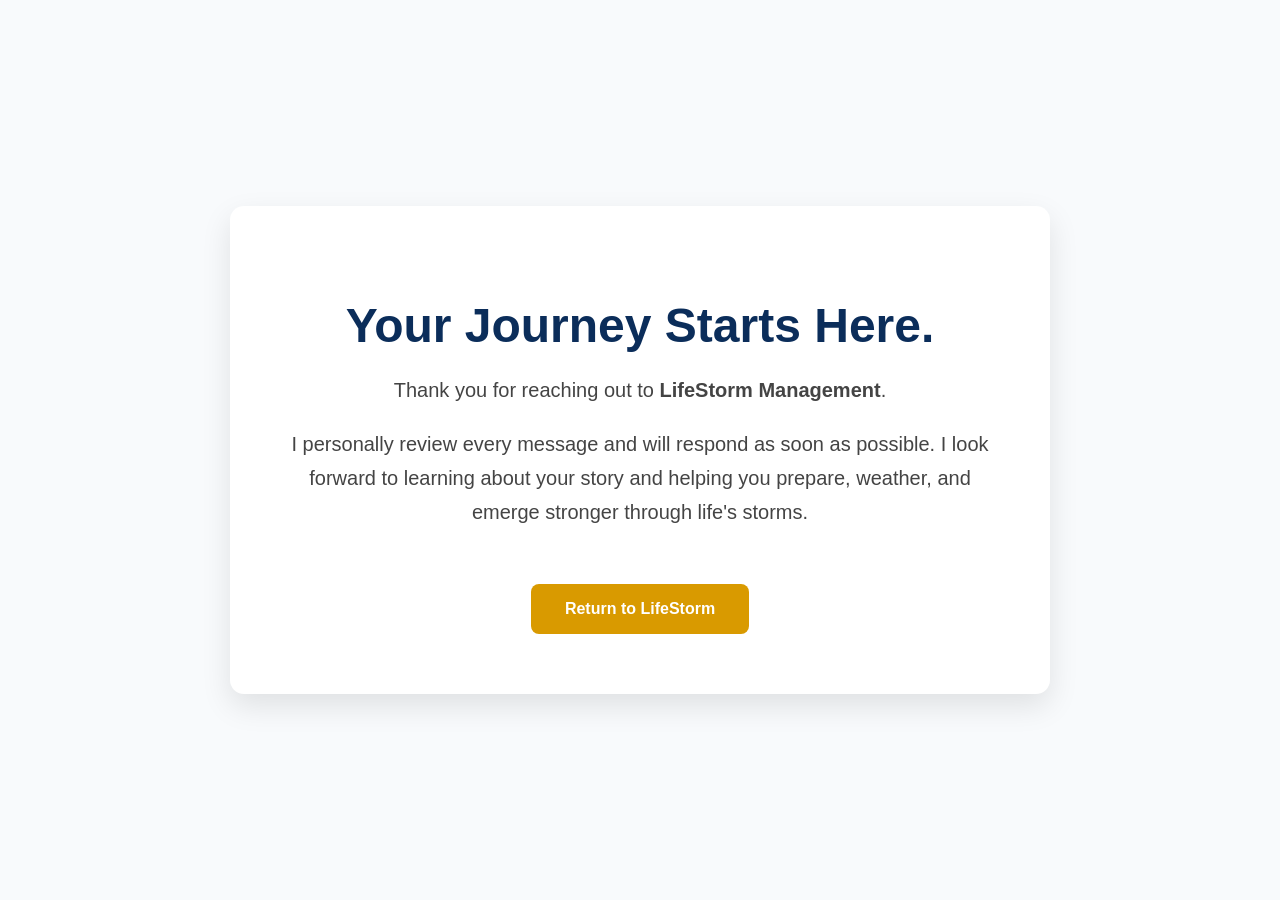
<file: thank-you.html>
<!DOCTYPE html>
<html lang="en">
<head>

<meta charset="UTF-8">
<meta name="viewport" content="width=device-width, initial-scale=1.0">

<title>Thank You | LifeStorm Management</title>
<link rel="icon" type="image/png" href="images/favicon.png">

<style>

body{
    margin:0;
    font-family:Arial, sans-serif;
    background:#F8FAFC;
    display:flex;
    justify-content:center;
    align-items:center;
    height:100vh;
}

.card{
    background:white;
    max-width:700px;
    padding:60px;
    border-radius:14px;
    box-shadow:0 12px 30px rgba(0,0,0,.10);
    text-align:center;
}

h1{
    color:#0B2D5A;
    font-size:48px;
    margin-bottom:20px;
}

p{
    color:#444;
    font-size:20px;
    line-height:1.7;
}

a{
    display:inline-block;
    margin-top:35px;
    padding:16px 34px;
    background:#D99A00;
    color:white;
    text-decoration:none;
    border-radius:8px;
    font-weight:bold;
    transition:.3s;
}

a:hover{
    background:#B98200;
}

</style>

</head>

<body>

<div class="card">

<h1>Your Journey Starts Here.</h1>

<p>
Thank you for reaching out to <strong>LifeStorm Management</strong>.
</p>

<p>
I personally review every message and will respond as soon as possible.
I look forward to learning about your story and helping you prepare, weather, and emerge stronger through life's storms.
</p>

<a href="index.html">Return to LifeStorm</a>

</div>

</body>
</html>
</file>
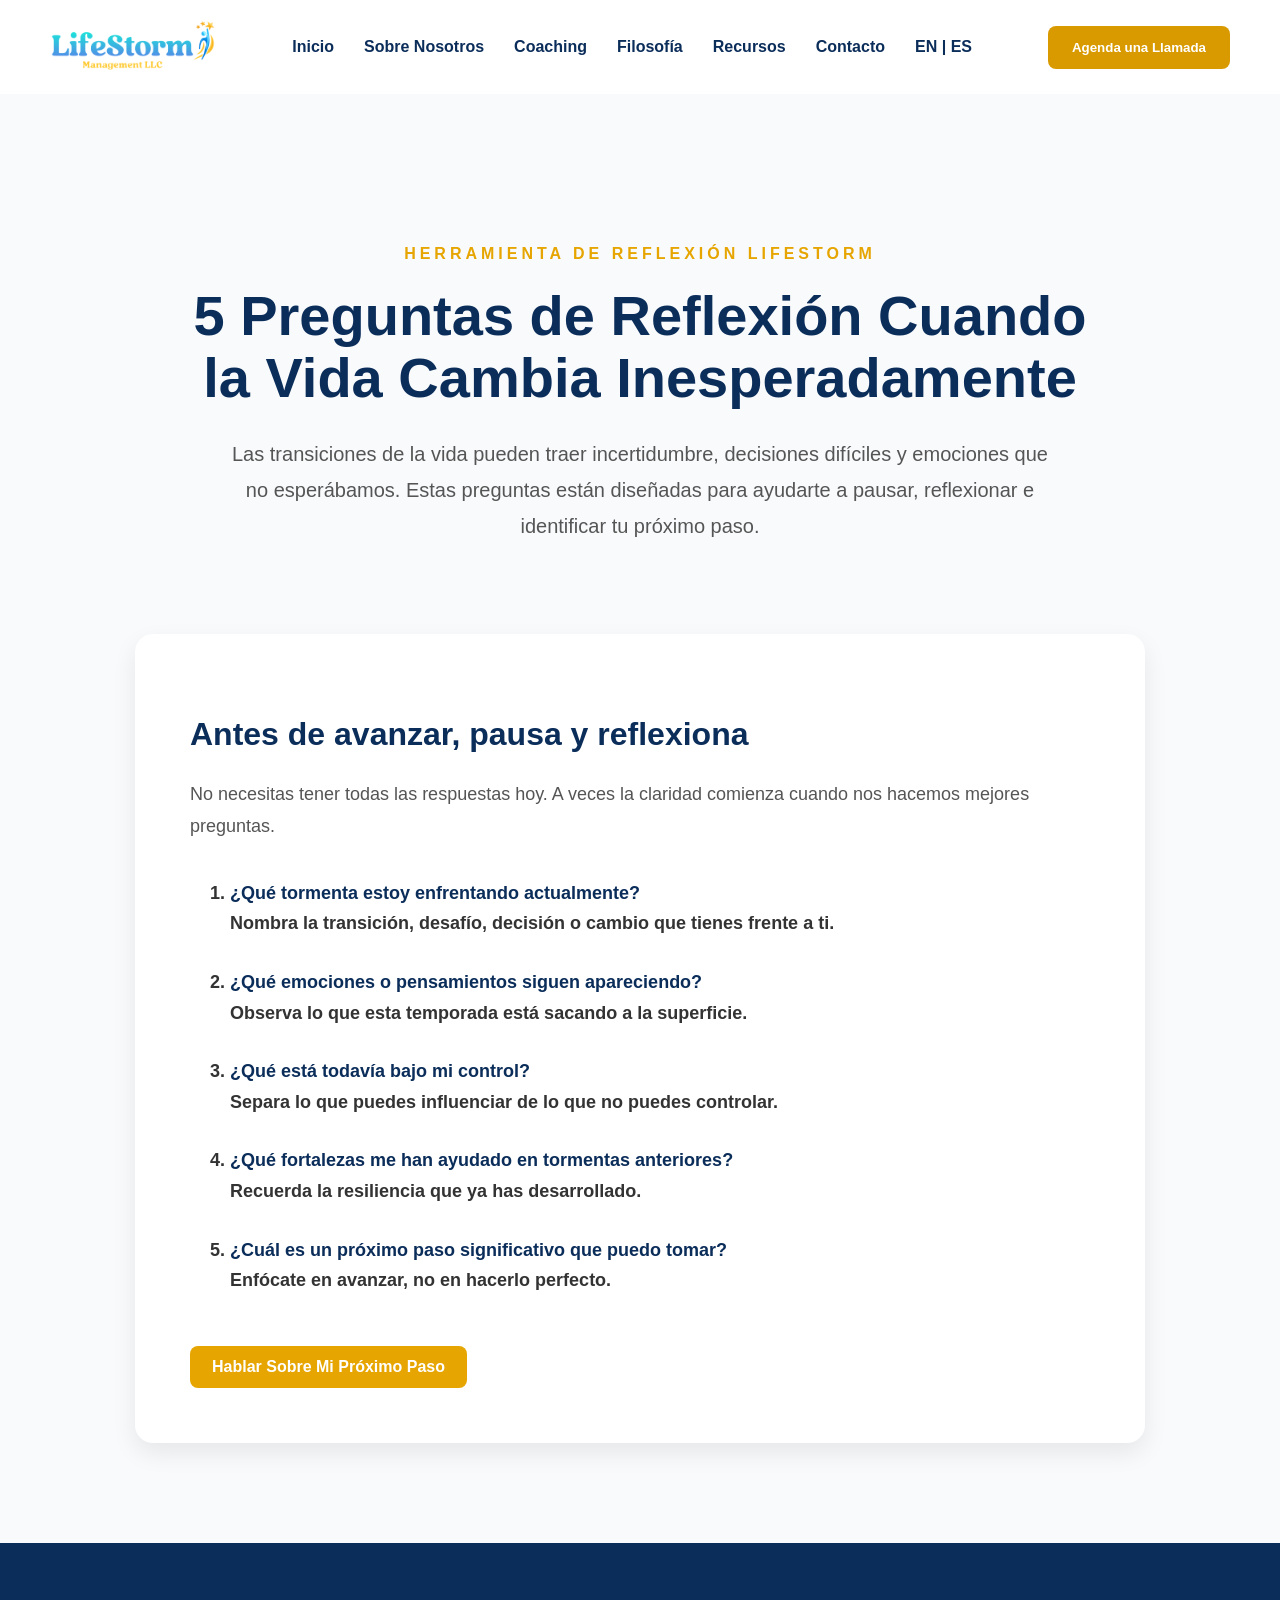
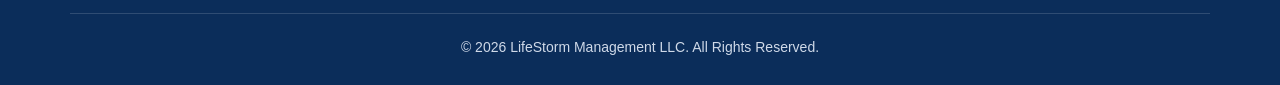
<file: es/reflection-questions.html>
<!DOCTYPE html>
<html lang="es">
<head>
    <meta charset="UTF-8">
    <meta name="viewport" content="width=device-width, initial-scale=1.0">
<title>5 Preguntas de Reflexión Cuando la Vida Cambia | Recursos LifeStorm</title>

<meta name="description" content="Cinco preguntas de reflexión para ayudarte a pausar, encontrar claridad e identificar tu próximo paso durante temporadas de cambio.">
 <!-- Social Sharing Preview -->
<meta property="og:title" content="5 Preguntas de Reflexión Cuando la Vida Cambia | Recursos LifeStorm">

<meta property="og:description" content="Una herramienta de reflexión para ayudarte a encontrar claridad, reconocer lo que puedes controlar y tomar tu próximo paso.">

<meta property="og:type" content="website">

<meta property="og:url" content="https://lifestormmgt.com/es/reflection-questions.html">

<meta property="og:image" content="https://lifestormmgt.com/images/lifestorm-preview.png">

<meta name="twitter:card" content="summary_large_image">
   <link rel="icon" type="image/png" href="../images/favicon.png">
<link rel="stylesheet" href="../css/style.css">
</head>

<body>

<header>
    <nav>
        <div class="logo">
            <img src="../images/lifestorm-logo.png" alt="LifeStorm Management Logo">
        </div>

   <ul>
    <li><a href="index.html#home">Inicio</a></li>
<li><a href="index.html#about">Sobre Nosotros</a></li>
<li><a href="index.html#coaching">Coaching</a></li>
<li><a href="philosophy.html">Filosofía</a></li>
<li><a href="resources.html">Recursos</a></li>
<li><a href="index.html#contact">Contacto</a></li>

   <li class="language-switch">

    <a href="../reflection-questions.html">EN</a>
    <span>|</span>
    <a href="reflection-questions.html">ES</a>

</li>
</ul>
        <a href="https://calendly.com/genaoj2025/30min" target="_blank">
          <button>Agenda una Llamada</button>
        </a>
    </nav>
</header>

<main class="resource-detail-page">

    <section class="resource-detail-hero">

        <h4>HERRAMIENTA DE REFLEXIÓN LIFESTORM</h4>

        <h1>5 Preguntas de Reflexión Cuando la Vida Cambia Inesperadamente</h1>

        <p>
            Las transiciones de la vida pueden traer incertidumbre, decisiones difíciles
            y emociones que no esperábamos. Estas preguntas están diseñadas para ayudarte
            a pausar, reflexionar e identificar tu próximo paso.
        </p>

    </section>


    <section class="reflection-content">

        <div class="reflection-box">

            <h2>Antes de avanzar, pausa y reflexiona</h2>

            <p>
                No necesitas tener todas las respuestas hoy. A veces la claridad comienza
                cuando nos hacemos mejores preguntas.
            </p>

            <ol>

                <li>
                    <strong>¿Qué tormenta estoy enfrentando actualmente?</strong><br>
                    Nombra la transición, desafío, decisión o cambio que tienes frente a ti.
                </li>

                <li>
                    <strong>¿Qué emociones o pensamientos siguen apareciendo?</strong><br>
                    Observa lo que esta temporada está sacando a la superficie.
                </li>

                <li>
                    <strong>¿Qué está todavía bajo mi control?</strong><br>
                    Separa lo que puedes influenciar de lo que no puedes controlar.
                </li>

                <li>
                    <strong>¿Qué fortalezas me han ayudado en tormentas anteriores?</strong><br>
                    Recuerda la resiliencia que ya has desarrollado.
                </li>

                <li>
                    <strong>¿Cuál es un próximo paso significativo que puedo tomar?</strong><br>
                    Enfócate en avanzar, no en hacerlo perfecto.
                </li>

            </ol>

          <a href="../index.html#contact" class="resource-link">
    Hablar Sobre Mi Próximo Paso
</a>
</a>

        </div>

    </section>

</main>

<footer id="contact">
    <div class="copyright">
        © 2026 LifeStorm Management LLC. All Rights Reserved.
    </div>
</footer>

</body>
</html>
</file>
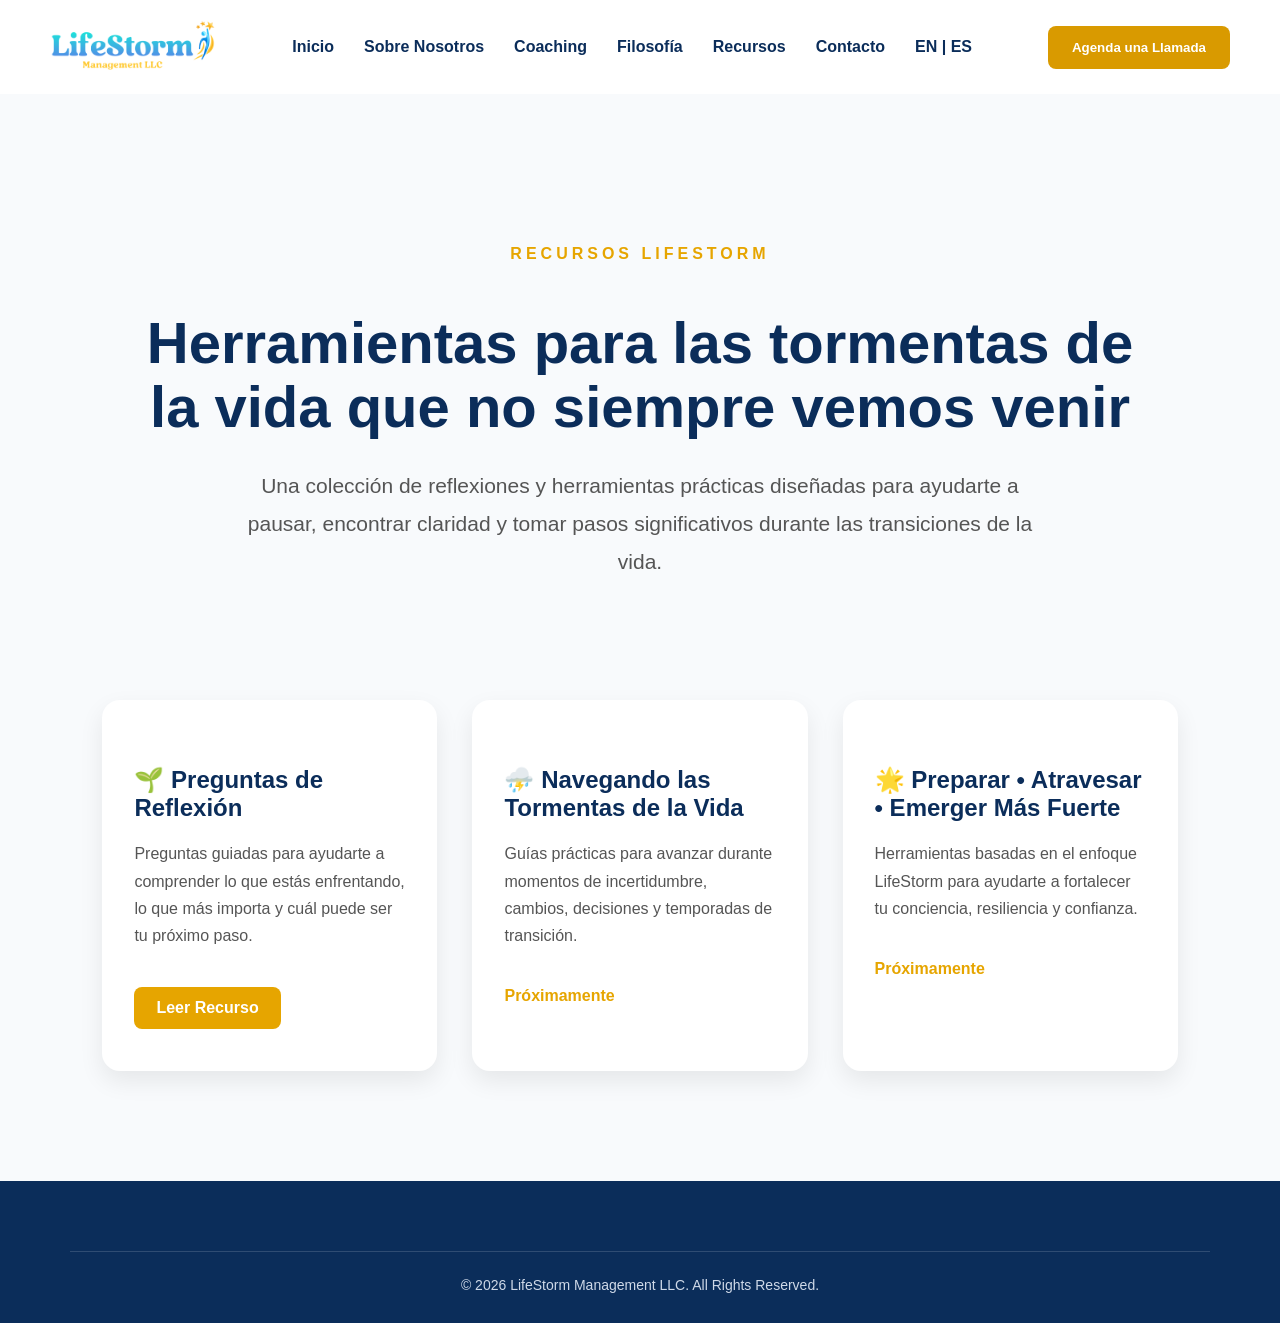
<file: es/resources.html>
<!DOCTYPE html>
<html lang="en">
<head>
    <meta charset="UTF-8">
    <meta name="viewport" content="width=device-width, initial-scale=1.0">
    <title>LifeStorm Resources | Tools for Growth & Life Transitions</title>
    <meta name="description" content="Explore LifeStorm resources, reflection tools, and practical guidance to help you navigate change, build resilience, and move forward with clarity.">
 <!-- Social Sharing Preview -->
<meta property="og:title" content="LifeStorm Resources | Tools for Growth & Life Transitions">

<meta property="og:description" content="Explore reflection tools and resources designed to support clarity, resilience, and personal growth through life's transitions.">

<meta property="og:type" content="website">

<meta property="og:url" content="https://lifestormmgt.com/es/resources.html">

<meta property="og:image" content="https://lifestormmgt.com/images/lifestorm-preview.png">

<meta name="twitter:card" content="summary_large_image">
    <link rel="icon" type="image/png" href="../images/favicon.png">
    <link rel="stylesheet" href="../css/style.css">
</head>

<body>

<header>
    <nav>
        <div class="logo">
            <img src="../images/lifestorm-logo.png" alt="LifeStorm Management Logo">
        </div>

   <ul>
   <li><a href="index.html#home">Inicio</a></li>
<li><a href="index.html#about">Sobre Nosotros</a></li>
<li><a href="index.html#coaching">Coaching</a></li>
<li><a href="philosophy.html">Filosofía</a></li>
<li><a href="resources.html">Recursos</a></li>
<li><a href="index.html#contact">Contacto</a></li>

    <li class="language-switch">

    <a href="../resources.html">EN</a>
    <span>|</span>
    <a href="resources.html">ES</a>

</li>
</ul>
        <a href="https://calendly.com/genaoj2025/30min" target="_blank">
           <button>Agenda una Llamada</button>
        </a>
    </nav>
</header>

<main class="resources-page">

    <section class="resources-hero">

        <h4>RECURSOS LIFESTORM</h4>

<h1>Herramientas para las tormentas de la vida que no siempre vemos venir</h1>

<p>
    Una colección de reflexiones y herramientas prácticas diseñadas para ayudarte
    a pausar, encontrar claridad y tomar pasos significativos durante las transiciones de la vida.
</p>

    </section>


    <section class="resource-library">

    <div class="resource-card">
  <h3>🌱 Preguntas de Reflexión</h3>
<p>
    Preguntas guiadas para ayudarte a comprender lo que estás enfrentando,
    lo que más importa y cuál puede ser tu próximo paso.
</p>
<a href="reflection-questions.html" class="resource-link">Leer Recurso</a>

</div>


        <div class="resource-card">

           <h3>⛈️ Navegando las Tormentas de la Vida</h3>
<p>
    Guías prácticas para avanzar durante momentos de incertidumbre,
    cambios, decisiones y temporadas de transición.
</p>
<span>Próximamente</span>

        </div>


        <div class="resource-card">

            <h3>🌟 Preparar • Atravesar • Emerger Más Fuerte</h3>
<p>
    Herramientas basadas en el enfoque LifeStorm para ayudarte a fortalecer
    tu conciencia, resiliencia y confianza.
</p>
<span>Próximamente</span>

        </div>

    </section>

</main>

<footer id="contact">
    <div class="copyright">
        © 2026 LifeStorm Management LLC. All Rights Reserved.
    </div>
</footer>

</body>
</html>
</file>
<file: css/style.css>
/* ==========================
   LifeStorm Website Styles
========================== */

body{

    margin:0;

    font-family:Arial, Helvetica, sans-serif;

    background:white;

}
h1{

    color:#0B2D5A;

    font-size:60px;

}
/* ==========================
   Navigation
========================== */

nav{

    display:flex;

    justify-content:space-between;

    align-items:center;

    padding:20px 50px;

}
ul{

    list-style:none;

    display:flex;

    gap:30px;

    margin:0;

    padding:0;

}
/* ==========================
   Navigation
========================== */

nav {
    display: flex;
    justify-content: space-between;
    align-items: center;
    padding: 20px 50px;
}

ul {
    list-style: none;
    display: flex;
    gap: 30px;
    margin: 0;
    padding: 0;
}

li {
    font-weight: 600;
    color: #0B2D5A;
    cursor: pointer;
}

button {
    background: #D99A00;
    color: white;
    border: none;
    padding: 14px 24px;
    border-radius: 8px;
    font-weight: 700;
    cursor: pointer;
}

button:hover {
    background: #b98200;
}

nav a {
    color: #0B2D5A;
    text-decoration: none;
    font-weight: 700;
}

nav a:hover {
    color: #E6A500;
}

/* ==========================
   Hero Section
========================== */

.hero {
    display: flex;
    align-items: center;
    min-height: 760px;
    padding: 20px 0 0 70px;
    overflow: hidden;
}

.hero-text {
    width: 43%;
    z-index: 2;
}
.hero-text span{

    color:#E6A500;

}

.hero-text h4 {
    color: #E6A500;
    letter-spacing: 3px;
    font-size: 18px;
    margin-bottom: 30px;
}

.hero-text h1 {
    color: #0B2D5A;
    font-size: 64px;
    line-height: 1.05;
    margin-bottom: 30px;
}

.hero-text p {
    font-size: 22px;
    line-height: 1.35;
    color: #333;
    max-width: 650px;
    margin-bottom: 35px;
}

.hero-image {
    position: absolute;
    right: 0;
    top: 90px;
    width: 60%;
    height: 760px;
    overflow: hidden;
    z-index: 1;
}

.hero-image img {
    width: 100%;
    height: 100%;
    object-fit: cover;
    object-position: 75% center;
    display: block;
}

.hero-image::before {
    content: "";
    position: absolute;
    top: 0;
    left: 0;
    width: 32%;
    height: 100%;
    background: linear-gradient(
        to right,
        white 0%,
        rgba(255,255,255,0.95) 20%,
        rgba(255,255,255,0.55) 50%,
        rgba(255,255,255,0) 100%
    );
    z-index: 2;
}

/* ==========================
   Logo
========================== */

.logo img {
    height: 50px;
    width: auto;
}
/* ==========================
   Benefits Section
========================== */

.benefits {
    background: #0B2D5A;
    color: white;
    display: flex;
    justify-content: center;
    gap: 70px;
    padding: 45px 70px;
}

.benefit-box{

    width:30%;

    text-align:center;

}

.benefit-icon{

    font-size:55px;

    margin-bottom:20px;

}

.benefit-box h3{

    color:white;

    text-transform:uppercase;

    margin-bottom:15px;

    font-size:28px;

}

.benefit-box p{

    line-height:1.6;

    font-size:18px;

    color:#D7E4F5;

}
/* ==========================
   About Section
========================== */

.about {
    display: flex;
    align-items: center;
    gap: 55px;
    padding: 90px 70px;
    background: #ffffff;
}

.about-image {
    width: 28%;
}

.about-image img {
    width: 100%;
    border-radius: 20px;
    display: block;
    box-shadow: 0 18px 35px rgba(0, 0, 0, 0.18);
}

.about-text {
    width: 43%;
}

.about-text h4 {
    color: #E6A500;
    letter-spacing: 2px;
    margin-bottom: 15px;
}

.about-text h2 {
    color: #0B2D5A;
    font-size: 38px;
    line-height: 1.15;
    margin-bottom: 25px;
}

.about-text p {
    font-size: 18px;
    line-height: 1.7;
    color: #333;
    margin-bottom: 30px;
}

.about-checklist {
    width: 25%;
    border-left: 2px solid #D8DEE8;
    padding-left: 35px;
}

.about-checklist div {
    color: #0B2D5A;
    font-weight: 700;
    font-size: 17px;
    margin-bottom: 24px;
}

.about-checklist span {
    margin-left: 10px;
}
/* ==========================
   LifeStorm Framework
========================== */

.framework{

    text-align:center;

    padding:90px 70px;

    background:#f8fafc;

}

.framework h4{

    color:#E6A500;

    letter-spacing:2px;

    margin-bottom:12px;

}

.framework h2{

    color:#0B2D5A;

    font-size:42px;

    margin-bottom:60px;

}

.framework-steps{

    display:flex;

    justify-content:center;

    align-items:center;

    gap:25px;

}

.step{

    background:white;

    border-radius:18px;

    padding:35px;

    width:310px;

    box-shadow:0 10px 30px rgba(0,0,0,.08);

}

.icon{

    font-size:55px;

    margin-bottom:20px;

}

.step h3{

    color:#0B2D5A;

    margin-bottom:18px;

}

.step p{

    color:#555;

    line-height:1.6;

}

.arrow{

    font-size:45px;

    color:#0B2D5A;

    font-weight:bold;

}

.framework-bottom{

    margin-top:45px;

    font-size:22px;

}

.framework-bottom span{

    color:#E6A500;

    font-weight:bold;

}
/* ==========================
   Testimonials
========================== */

.testimonials {
    padding: 90px 70px;
    background: #ffffff;
    text-align: center;
}

.testimonials h4 {
    color: #E6A500;
    letter-spacing: 2px;
    margin-bottom: 12px;
}

.testimonials h2 {
    color: #0B2D5A;
    font-size: 42px;
    max-width: 850px;
    margin: 0 auto 55px;
    line-height: 1.15;
}

.testimonial-cards {
    display: flex;
    gap: 30px;
    justify-content: center;
}

.testimonial-card {
    width: 30%;
    background: #f8fafc;
    padding: 35px;
    border-radius: 22px;
    box-shadow: 0 10px 25px rgba(0,0,0,.07);
}

.testimonial-card p {
    color: #333;
    font-size: 18px;
    line-height: 1.6;
    font-style: italic;
}

.testimonial-card h3 {
    color: #0B2D5A;
    margin-top: 25px;
    font-size: 16px;
}
.stars{

    color:#E6A500;

    font-size:22px;

    margin-bottom:20px;

}
/* ===========================
   CTA SECTION
=========================== */

.cta{

    background:#0B2D5A;

    color:white;

    text-align:center;

    padding:120px 20px;

}

.cta h4{

    color:#E6A500;

    letter-spacing:4px;

    margin-bottom:20px;

}

.cta h2{

    font-size:52px;

    max-width:800px;

    margin:0 auto 30px;

}

.cta p{

    max-width:700px;

    margin:0 auto 45px;

    font-size:22px;

    line-height:1.7;

    opacity:.9;

}

.cta-button{

    display:inline-block;

    background:#E6A500;

    color:white;

    padding:18px 42px;

    border-radius:12px;

    text-decoration:none;

    font-weight:bold;

    transition:.3s;

}

.cta-button:hover{

    background:#f2b400;

    transform:translateY(-3px);

}
/* ==========================
   Process Section
========================== */

.process {
    padding: 90px 70px;
    text-align: center;
    background: #f8fafc;
}

.process h4 {
    color: #E6A500;
    letter-spacing: 3px;
    margin-bottom: 12px;
}

.process h2 {
    color: #0B2D5A;
    font-size: 42px;
    margin-bottom: 55px;
}

.process-grid {
    display: flex;
    justify-content: center;
    gap: 30px;
}

.process-card {
    background: white;
    width: 30%;
    padding: 40px 30px;
    border-radius: 20px;
    box-shadow: 0 10px 25px rgba(0,0,0,.08);
}

.number {
    background: #E6A500;
    color: white;
    width: 55px;
    height: 55px;
    margin: 0 auto 25px;
    border-radius: 50%;
    display: flex;
    align-items: center;
    justify-content: center;
    font-weight: bold;
    font-size: 24px;
}

.process-card h3 {
    color: #0B2D5A;
    font-size: 24px;
    margin-bottom: 15px;
}

.process-card p {
    color: #444;
    font-size: 17px;
    line-height: 1.6;
}

/* ==========================
   FOOTER
========================== */

footer{
    background:#0B2D5A;
    color:white;
    padding:70px 70px 30px;
}

.footer-container{
    display:flex;
    justify-content:space-between;
    align-items:flex-start;
    gap:60px;
    margin-bottom:50px;
}

.footer-about{
    flex:2;
}

.footer-about img{
    width:180px;
    margin-bottom:20px;
}

.footer-about p{
    max-width:320px;
    line-height:1.8;
    color:#d8e3f2;
}

.footer-links,
.footer-contact{
    flex:1;
}

.footer-links h3,
.footer-contact h3{
    margin-bottom:20px;
    color:#E6A500;
}

.footer-links a{
    display:block;
    color:white;
    text-decoration:none;
    margin-bottom:12px;
    transition:.3s;
}

.footer-links a:hover{
    color:#E6A500;
}

.footer-contact p{
    margin-bottom:15px;
    color:#d8e3f2;
}

.copyright{
    text-align:center;
    border-top:1px solid rgba(255,255,255,.15);
    padding-top:25px;
    color:#cfd9e8;
    font-size:14px;
}
/* ==========================
   MOBILE RESPONSIVE
========================== */

@media (max-width:768px){

    nav{
        flex-direction:column;
        gap:20px;
    }

    nav ul{
        flex-direction:column;
        gap:15px;
    }

    .hero{
        flex-direction:column;
        text-align:center;
    }

    .hero-text,
    .hero-image{
        width:100%;
    }

    .hero h1{
        font-size:48px;
    }

    .features,
    .process-grid,
    .testimonial-grid,
    .footer-container,
    .about{
        flex-direction:column;
    }

    .feature-card,
    .process-card,
    .testimonial-card{
        width:100%;
    }

    .about-image,
    .about-content{
        width:100%;
    }

    .cta h2{
        font-size:36px;
    }

}

html {
    scroll-behavior: smooth;
}

header {
    position: sticky;
    top: 0;
    z-index: 999;
    background: white;
}
.contact-form-section {
    padding: 90px 70px;
    background: #f8fafc;
    text-align: center;
}

.contact-form-section h4 {
    color: #E6A500;
    letter-spacing: 3px;
    margin-bottom: 12px;
}

.contact-form-section h2 {
    color: #0B2D5A;
    font-size: 42px;
    margin-bottom: 35px;
}

.contact-form {
    max-width: 750px;
    margin: 0 auto;
    display: grid;
    gap: 18px;
}

.contact-form input,
.contact-form textarea {
    padding: 16px;
    border: 1px solid #ccd6e0;
    border-radius: 8px;
    font-size: 16px;
    font-family: inherit;
}

.contact-form textarea {
    min-height: 150px;
    resize: vertical;
}

.form-note {
    font-size: 14px;
    color: #667085;
}

.contact-form button {
    background: #0B2D5A;
    color: white;
    padding: 16px;
    border: none;
    border-radius: 8px;
    font-weight: 700;
    cursor: pointer;
}

.contact-form button:hover {
    background: #E6A500;
}
/* FAQ SECTION */

.faq{
    padding:90px 8%;
    background:#ffffff;
}

.faq-header{
    text-align:center;
    max-width:700px;
    margin:0 auto 60px;
}

.faq-header h4{
    color:#D99A00;
    letter-spacing:3px;
    margin-bottom:15px;
}

.faq-header h2{
    color:#0B2D5A;
    font-size:42px;
    margin-bottom:20px;
}

.faq-header p{
    color:#666;
    line-height:1.7;
}

.faq-container{
    display:grid;
    grid-template-columns:repeat(auto-fit,minmax(320px,1fr));
    gap:25px;
}

.faq-item{
    background:#F8FAFC;
    padding:30px;
    border-radius:12px;
    box-shadow:0 6px 20px rgba(0,0,0,.05);
}

.faq-item h3{
    color:#0B2D5A;
    margin-bottom:15px;
    min-height:60px;
}

.faq-item p{
    color:#555;
    line-height:1.7;
}
.faq-item{
    display:flex;
    flex-direction:column;
}

.faq-item:hover{
    transform: translateY(-8px);
    box-shadow: 0 15px 35px rgba(0,0,0,.12);
}
/* ==========================
   Philosophy Page
========================== */

.philosophy-page {
    background: #ffffff;
}

.philosophy-hero {
    padding: 130px 70px 100px;
    text-align: center;
    background: linear-gradient(rgba(255,255,255,.78), rgba(255,255,255,.9)),
               url("../images/hero-mountain.jpg");
    background-size: cover;
    background-position: center;
}

.philosophy-hero h4 {
    color: #E6A500;
    letter-spacing: 3px;
    margin-bottom: 20px;
}

.philosophy-hero h1 {
    color: #0B2D5A;
    font-size: 64px;
    line-height: 1.05;
    margin-bottom: 25px;
}

.philosophy-hero p {
    max-width: 760px;
    margin: 0 auto;
    font-size: 24px;
    line-height: 1.6;
    color: #333;
}

.philosophy-content {
    max-width: 900px;
    margin: 0 auto;
    padding: 90px 30px;
}

.philosophy-content h2 {
    color: #0B2D5A;
    font-size: 42px;
    margin: 55px 0 20px;
}

.philosophy-content p {
    font-size: 21px;
    line-height: 1.8;
    color: #333;
    margin-bottom: 24px;
}

.philosophy-line {
    color: #0B2D5A;
    font-weight: 700;
    font-size: 24px !important;
}

.philosophy-pillars {
    display: flex;
    gap: 30px;
    padding: 90px 70px;
    background: #f8fafc;
}

.pillar {
    background: white;
    padding: 40px;
    border-radius: 18px;
    box-shadow: 0 10px 30px rgba(0,0,0,.08);
    width: 33%;
}

.pillar h3 {
    color: #E6A500;
    font-size: 32px;
    margin-bottom: 20px;
}

.pillar p {
    color: #444;
    font-size: 18px;
    line-height: 1.7;
}

.philosophy-blessing {
    padding: 110px 70px;
    text-align: center;
    background: #0B2D5A;
    color: white;
}

.philosophy-blessing p {
    max-width: 900px;
    margin: 0 auto 30px;
    font-size: 34px;
    line-height: 1.5;
}

.philosophy-blessing span {
    color: #E6A500;
    font-weight: 700;
}
/* Philosophy page - book-like refinement */

.philosophy-content {
    max-width: 820px;
}

.philosophy-content h2 {
    font-size: 38px;
    margin-top: 70px;
}

.philosophy-content p {
    font-size: 22px;
    line-height: 1.95;
}

.philosophy-content {
    position: relative;
    max-width: 820px;
    margin: 0 auto;
    padding: 90px 30px 90px 55px;
}

.philosophy-content::before {
    content: "";
    position: absolute;
    left: 20px;
    top: 110px;
    width: 4px;
    height: 260px;
    background: #E6A500;
    border-radius: 4px;
}

.philosophy-line {
    margin: 45px 0;
    padding-left: 25px;
    border-left: 5px solid #E6A500;
    font-style: italic;
}

.philosophy-pillars {
    padding-top: 110px;
    padding-bottom: 110px;
}

.pillar {
    transition: .3s ease;
}

.pillar:hover {
    transform: translateY(-8px);
}

.philosophy-blessing {
    padding: 130px 70px;
}

.philosophy-blessing p {
    font-family: Georgia, serif;
    font-size: 38px;
}
.chapter-break {
    text-align: center;
    font-size: 32px;
    color: #E6A500;
    margin: 80px 0;
    opacity: .8;
}
.reflection{
    padding:110px 20px;
    text-align:center;
    background:#ffffff;
}

.reflection-text{
    max-width:760px;
    margin:auto;
    font-size:34px;
    line-height:1.7;
    font-style:italic;
    color:#4b5563;
    font-family:Georgia, serif;
    position:relative;
}

.reflection-text::before{
    content:"“";
    color:#E6A500;
    font-size:70px;
    position:absolute;
    left:-25px;
    top:-15px;
}

.reflection-text::after{
    content:"”";
    color:#E6A500;
    font-size:70px;
    position:absolute;
    right:-25px;
    bottom:-35px;
}
.philosophy-signature{
    text-align:center;
    max-width:760px;
    margin:120px auto 150px;
    padding:0 30px;
}

.closing-message{
    font-size:24px;
    line-height:1.9;
    color:#374151;
    margin-bottom:60px;
}

.signature-intro{
    font-family:Georgia, serif;
    font-style:italic;
    font-size:28px;
    line-height:1.7;
    color:#0B2D5A;
    margin-bottom:70px;
}

.signature{
    border-top:1px solid rgba(0,0,0,.12);
    padding-top:45px;
}

.signed{
    font-style:italic;
    color:#666;
    margin-bottom:10px;
}

.signature h3{
    font-size:40px;
    color:#0B2D5A;
    margin:10px 0;
}

.title{
    color:#666;
    line-height:1.8;
}
@media (max-width: 768px) {

    body {
        overflow-x: hidden;
    }

    section {
        padding-left: 20px;
        padding-right: 20px;
    }

    h1 {
        font-size: 44px;
        line-height: 1.1;
    }

    h2 {
        font-size: 34px;
        line-height: 1.15;
    }

    .testimonials h2,
    .faq-header h2,
    .contact-form-section h2 {
        font-size: 34px;
        line-height: 1.15;
    }

    .testimonial-grid,
    .faq-container,
    .process-grid {
        grid-template-columns: 1fr;
    }

    .testimonial-card,
    .faq-item,
    .process-card {
        width: 100%;
        max-width: 100%;
    }

    .stars {
        text-align: center;
    }
}

@media (max-width: 768px) {

    .about {
        display: flex;
        flex-direction: column;
        gap: 35px;
        padding: 70px 24px;
        text-align: center;
    }

    .about-image,
    .about-text,
    .about-checklist {
        width: 100%;
        max-width: 100%;
    }

    .about-image img {
        width: 100%;
        max-width: 320px;
        margin: 0 auto;
        display: block;
    }

    .about-text h2 {
        font-size: 34px;
        line-height: 1.18;
    }

    .about-text p {
        font-size: 18px;
        line-height: 1.65;
    }

    .about-checklist {
        display: grid;
        gap: 12px;
        text-align: left;
    }

    .benefits {
        display: grid;
        grid-template-columns: 1fr;
        gap: 28px;
        padding: 70px 24px;
        text-align: center;
    }

    .benefit-box {
        width: 100%;
        max-width: 100%;
    }

    .benefit-icon {
        font-size: 44px;
        margin-bottom: 12px;
    }

    .benefit-box h3 {
        font-size: 28px;
        line-height: 1.2;
    }

    .benefit-box p {
        font-size: 18px;
        line-height: 1.6;
    }
}
@media (max-width: 768px) {

    .about {
        display: flex !important;
        flex-direction: column !important;
        align-items: center !important;
        width: 100% !important;
    }

    .about-text {
        width: 100% !important;
        max-width: 340px !important;
        margin: 0 auto !important;
        text-align: center !important;
    }

    .about-text h2 {
        width: 100% !important;
        max-width: 340px !important;
        font-size: 32px !important;
        line-height: 1.2 !important;
        word-break: normal !important;
        overflow-wrap: normal !important;
        white-space: normal !important;
    }
}
/* ===== MOBILE REBUILD START ===== */
/* ===== MOBILE REBUILD START ===== */

@media (max-width: 768px) {

  html, body {
    width: 100%;
    overflow-x: hidden;
  }

  /* ABOUT SECTION */
  section.about {
    display: flex !important;
    flex-direction: column !important;
    align-items: center !important;
    padding: 70px 24px !important;
    text-align: center !important;
  }

  .about-image,
  .about-text,
  .about-checklist {
    width: 100% !important;
    max-width: 100% !important;
    min-width: 0 !important;
  }

  .about-text h2 {
    font-size: 30px !important;
    line-height: 1.25 !important;
    max-width: 340px !important;
    margin: 0 auto 24px !important;
    white-space: normal !important;
  }

  .about-text p {
    max-width: 340px !important;
    margin: 0 auto 24px !important;
    font-size: 17px !important;
    line-height: 1.65 !important;
  }

  .about-checklist {
    max-width: 330px !important;
    margin: 30px auto 0 !important;
    text-align: left !important;
  }

  /* CLARITY / CONFIDENCE / DIRECTION */
  section.benefits {
    display: flex !important;
    flex-direction: column !important;
    gap: 28px !important;
    padding: 70px 24px !important;
    text-align: center !important;
  }

  .benefit-box {
    width: 100% !important;
    max-width: 340px !important;
    margin: 0 auto !important;
  }

  .benefit-box h3 {
    font-size: 26px !important;
    line-height: 1.2 !important;
    white-space: normal !important;
  }

  .benefit-box p {
    font-size: 17px !important;
    line-height: 1.6 !important;
  }

  /* FRAMEWORK / PROCESS */
  .process-grid,
  .framework-grid {
    display: flex !important;
    flex-direction: column !important;
    gap: 28px !important;
  }

  .process-card,
  .framework-card {
    width: 100% !important;
    max-width: 340px !important;
    margin: 0 auto !important;
  }

  .arrow {
    transform: rotate(90deg);
    margin: 10px auto;
  }
}
@media (max-width: 768px) {

  * {
    box-sizing: border-box;
  }

  body {
    margin: 0;
    overflow-x: hidden;
  }

  section,
  header,
  footer {
    width: 100%;
    max-width: 100%;
    overflow-x: hidden;
  }

  .about,
  .benefits,
  .process,
  .testimonials,
  .faq,
  .contact-form-section {
    padding-left: 24px !important;
    padding-right: 24px !important;
  }

  .about-text h2,
  .about-text p {
    max-width: 100% !important;
  }

  .about-checklist {
    overflow-x: hidden !important;
  }

  .about-checklist div {
    display: flex !important;
    gap: 12px !important;
    align-items: flex-start !important;
    white-space: normal !important;
  }

  .about-checklist span {
    white-space: normal !important;
  }

  .process-grid {
    display: flex !important;
    flex-direction: column !important;
    align-items: center !important;
  }

  .process-card {
    display: block !important;
    width: 100% !important;
    max-width: 340px !important;
    margin: 0 auto !important;
  }

  .arrow {
    display: block !important;
    transform: rotate(90deg) !important;
    margin: 10px auto !important;
    text-align: center !important;
  }

  .testimonial-grid {
    display: flex !important;
    flex-direction: column !important;
    align-items: center !important;
    gap: 28px !important;
  }

  .testimonial-card {
    width: 100% !important;
    max-width: 340px !important;
    margin: 0 auto !important;
  }
}@media (max-width: 768px) {

  /* Stop sideways drift */
  .philosophy-page,
  .philosophy-content,
  .philosophy-pillars,
  .philosophy-blessing,
  .philosophy-signature {
    width: 100% !important;
    max-width: 100% !important;
    overflow-x: hidden !important;
    padding-left: 24px !important;
    padding-right: 24px !important;
    box-sizing: border-box !important;
  }

  /* Philosophy cards stack */
  .philosophy-pillars {
    display: flex !important;
    flex-direction: column !important;
    gap: 28px !important;
  }

  .pillar {
    width: 100% !important;
    max-width: 340px !important;
    margin: 0 auto !important;
  }

  .pillar p,
  .philosophy-blessing p,
  .closing-message,
  .signature-intro {
    font-size: 22px !important;
    line-height: 1.65 !important;
  }

  .philosophy-blessing p {
    font-size: 30px !important;
  }

  /* Framework section */
  .process-grid {
    display: flex !important;
    flex-direction: column !important;
    align-items: center !important;
    gap: 28px !important;
    width: 100% !important;
  }

  .process-card {
    width: 100% !important;
    max-width: 340px !important;
    margin: 0 auto !important;
  }

  .arrow {
    display: block !important;
    transform: rotate(90deg) !important;
    margin: 8px auto !important;
  }
}
@media (max-width: 768px) {

  .process {
    padding: 70px 24px !important;
    overflow-x: hidden !important;
  }

  .process-grid {
    display: grid !important;
    grid-template-columns: 1fr !important;
    gap: 30px !important;
    width: 100% !important;
    max-width: 100% !important;
  }

  .process-card {
    width: 100% !important;
    max-width: 340px !important;
    margin: 0 auto !important;
    transform: none !important;
    position: static !important;
  }

  .arrow {
    display: none !important;
  }

  .philosophy-pillars {
    display: grid !important;
    grid-template-columns: 1fr !important;
  }

  .pillar {
    width: 100% !important;
    max-width: 340px !important;
    margin: 0 auto !important;
  }
}
@media (max-width: 768px) {

  .framework {
    padding: 70px 24px !important;
    overflow-x: hidden !important;
  }

  .framework-steps {
    display: flex !important;
    flex-direction: column !important;
    align-items: center !important;
    gap: 28px !important;
    width: 100% !important;
  }

  .step {
    width: 100% !important;
    max-width: 340px !important;
    margin: 0 auto !important;
    text-align: center !important;
  }

  .framework .arrow {
    display: block !important;
    transform: rotate(90deg) !important;
    margin: 0 auto !important;
  }
}
@media screen and (max-width: 768px) {

  section.framework {
    display: block !important;
    width: 100% !important;
    overflow: hidden !important;
    padding: 70px 24px !important;
  }

  section.framework .framework-steps {
    display: block !important;
    width: 100% !important;
    max-width: 100% !important;
  }

  section.framework .step {
    display: block !important;
    width: 100% !important;
    max-width: 340px !important;
    margin: 0 auto 28px auto !important;
    float: none !important;
    position: static !important;
    transform: none !important;
  }

  section.framework .arrow {
    display: block !important;
    width: 100% !important;
    text-align: center !important;
    transform: rotate(90deg) !important;
    margin: 0 auto 28px auto !important;
    float: none !important;
    position: static !important;
  }
}
@media screen and (max-width: 768px) {

  /* 2. TESTIMONIALS */
  section.testimonials {
    padding: 70px 24px !important;
    overflow-x: hidden !important;
  }

  .testimonial-grid {
    display: flex !important;
    flex-direction: column !important;
    align-items: center !important;
    gap: 30px !important;
    width: 100% !important;
  }

  .testimonial-card {
    width: 100% !important;
    max-width: 340px !important;
    margin: 0 auto !important;
    text-align: center !important;
  }

  .stars {
    text-align: center !important;
    margin-bottom: 20px !important;
  }

  /* 3. PHILOSOPHY PAGE MOBILE SPACING */
  .philosophy-hero,
  .reflection,
  .philosophy-content,
  .philosophy-pillars,
  .philosophy-blessing,
  .philosophy-signature {
    padding-left: 24px !important;
    padding-right: 24px !important;
    width: 100% !important;
    max-width: 100% !important;
    box-sizing: border-box !important;
    overflow-x: hidden !important;
  }

  .philosophy-hero h1 {
    font-size: 42px !important;
    line-height: 1.1 !important;
  }

  .reflection-text,
  .philosophy-content p,
  .closing-message,
  .signature-intro {
    max-width: 100% !important;
    font-size: 20px !important;
    line-height: 1.65 !important;
  }

  .philosophy-content h2 {
    font-size: 32px !important;
    line-height: 1.2 !important;
  }

  .philosophy-blessing p {
    font-size: 28px !important;
    line-height: 1.45 !important;
  }

  /* 4. GLOBAL OVERFLOW FIX */
  html,
  body {
    max-width: 100% !important;
    overflow-x: hidden !important;
  }

  img,
  video,
  iframe {
    max-width: 100% !important;
  }
}
@media screen and (max-width: 768px) {

  section.testimonials .testimonial-grid {
    display: block !important;
    width: 100% !important;
  }

  section.testimonials .testimonial-card {
    display: block !important;
    width: 100% !important;
    max-width: 340px !important;
    margin: 0 auto 30px auto !important;
    float: none !important;
    position: static !important;
  }

  section.testimonials .stars {
    text-align: center !important;
  }
}
@media screen and (max-width: 768px) {

  .testimonial-cards {
    display: flex !important;
    flex-direction: column !important;
    align-items: center !important;
    gap: 30px !important;
    width: 100% !important;
  }

  .testimonial-card {
    width: 100% !important;
    max-width: 340px !important;
    margin: 0 auto !important;
  }

  .testimonials .stars {
    text-align: center !important;
    margin: 0 auto 12px !important;
  }
}
@media (max-width: 768px) {

.testimonial-cards {
    display: flex !important;
    flex-direction: column !important;
    align-items: center !important;
    gap: 30px !important;
    overflow-x: hidden !important;
}

.testimonial-card {
    width: 100% !important;
    max-width: 340px !important;
    margin: 0 auto !important;
}

}
/* DISCOVERY SECTION */

.discovery {
    padding: 100px 10%;
    background: #f8fafc;
    text-align: center;
}


.discovery h2 {
    font-size: 42px;
    color: #0B2D5A;
    margin-bottom: 25px;
}


.discovery-intro {
    max-width: 750px;
    margin: 0 auto 60px;
    font-size: 20px;
    line-height: 1.8;
    color: #555;
}


.discovery-steps {
    display: flex;
    gap: 35px;
    justify-content: center;
}


.discovery-card {
    background: white;
    padding: 40px 30px;
    border-radius: 18px;
    width: 30%;
    box-shadow: 0 10px 25px rgba(0,0,0,.08);
}


.discovery-icon {
    font-size: 45px;
    margin-bottom: 20px;
}


.discovery-card h3 {
    color: #0B2D5A;
    font-size: 24px;
}


.discovery-card p {
    color: #666;
    line-height: 1.7;
}
@media(max-width:768px){

.discovery {
    padding:70px 24px;
}

.discovery-steps {
    flex-direction:column;
    align-items:center;
}

.discovery-card {
    width:100%;
    max-width:340px;
}

.discovery h2 {
    font-size:32px;
}

}
/* RESOURCES PAGE */

.resources-page {
    background: #f8fafc;
}

.resources-hero {
    padding: 130px 10% 90px;
    text-align: center;
}

.resources-hero h4 {
    color: #E6A500;
    letter-spacing: 4px;
    margin-bottom: 22px;
}

.resources-hero h1 {
    color: #0B2D5A;
    font-size: 58px;
    line-height: 1.1;
    margin-bottom: 28px;
}

.resources-hero p {
    max-width: 820px;
    margin: 0 auto;
    font-size: 21px;
    line-height: 1.8;
    color: #555;
}

.resource-library {
    display: flex;
    justify-content: center;
    gap: 35px;
    padding: 30px 8% 110px;
}

.resource-card {
    background: white;
    padding: 42px 32px;
    border-radius: 18px;
    width: 30%;
    box-shadow: 0 10px 25px rgba(0,0,0,.08);
}

.resource-card h3 {
    color: #0B2D5A;
    font-size: 24px;
    margin-bottom: 18px;
}

.resource-card p {
    color: #555;
    line-height: 1.7;
}

.resource-card span {
    display: inline-block;
    margin-top: 22px;
    color: #E6A500;
    font-weight: 700;
}

@media(max-width:768px) {
    .resources-hero {
        padding: 90px 24px 60px;
    }

    .resources-hero h1 {
        font-size: 38px;
    }

    .resources-hero p {
        font-size: 18px;
    }

    .resource-library {
        flex-direction: column;
        align-items: center;
        padding: 20px 24px 80px;
    }

    .resource-card {
        width: 100%;
        max-width: 340px;
    }
}
/* REFLECTION RESOURCE PAGE */

.resource-detail-page {
    background: #f8fafc;
}

.resource-detail-hero {
    padding: 130px 10% 70px;
    text-align: center;
}

.resource-detail-hero h4 {
    color: #E6A500;
    letter-spacing: 4px;
    margin-bottom: 22px;
}

.resource-detail-hero h1 {
    max-width: 950px;
    margin: 0 auto 28px;
    color: #0B2D5A;
    font-size: 56px;
    line-height: 1.1;
}

.resource-detail-hero p {
    max-width: 820px;
    margin: 0 auto;
    color: #555;
    font-size: 20px;
    line-height: 1.8;
}

.reflection-content {
    padding: 20px 10% 100px;
    display: flex;
    justify-content: center;
}

.reflection-box {
    background: white;
    max-width: 900px;
    padding: 55px;
    border-radius: 18px;
    box-shadow: 0 10px 25px rgba(0,0,0,.08);
}

.reflection-box h2 {
    color: #0B2D5A;
    font-size: 32px;
    margin-bottom: 25px;
}

.reflection-box p {
    color: #555;
    line-height: 1.8;
    font-size: 18px;
}

.reflection-box ol {
    margin-top: 35px;
}

.reflection-box li {
    margin-bottom: 28px;
    color: #333;
    line-height: 1.7;
    font-size: 18px;
}

.reflection-box strong {
    color: #0B2D5A;
}

.reflection-box .primary-btn {
    margin-top: 30px;
    display: inline-block;
}


/* MOBILE REFLECTION PAGE */

@media(max-width:768px) {

    .resource-detail-hero {
        padding: 90px 24px 50px;
    }

    .resource-detail-hero h1 {
        font-size: 38px;
    }

    .reflection-content {
        padding: 20px 24px 70px;
    }

    .reflection-box {
        padding: 32px 24px;
    }

    .reflection-box h2 {
        font-size: 26px;
    }
}
.resource-link {
    display: inline-block;
    margin-top: 22px;
    background: #E6A500;
    color: white;
    padding: 12px 22px;
    border-radius: 8px;
    text-decoration: none;
    font-weight: 700;
    transition: 0.3s ease;
}

.resource-link:hover {
    background: #0B2D5A;
    transform: translateY(-2px);
}
.resources-preview {
    background: #f4f7fb;
    padding: 100px 10%;
    text-align: center;
}

.resources-preview .section-header h4 {
    color: #f2a900;
    letter-spacing: 5px;
    margin-bottom: 15px;
}

.resources-preview .section-header h2 {
    color: #003366;
    font-size: 42px;
    margin-bottom: 20px;
}

.resources-preview .section-header p {
    max-width: 700px;
    margin: 0 auto 50px;
    color: #333;
    line-height: 1.8;
}

.resource-preview-card {
    background: white;
    max-width: 500px;
    margin: auto;
    padding: 45px;
    border-radius: 18px;
    box-shadow: 0 15px 35px rgba(0,0,0,0.08);
}

.resource-preview-card h3 {
    color: #003366;
    margin-bottom: 20px;
}

.resource-preview-card p {
    line-height: 1.8;
    margin-bottom: 30px;
}
</file>
